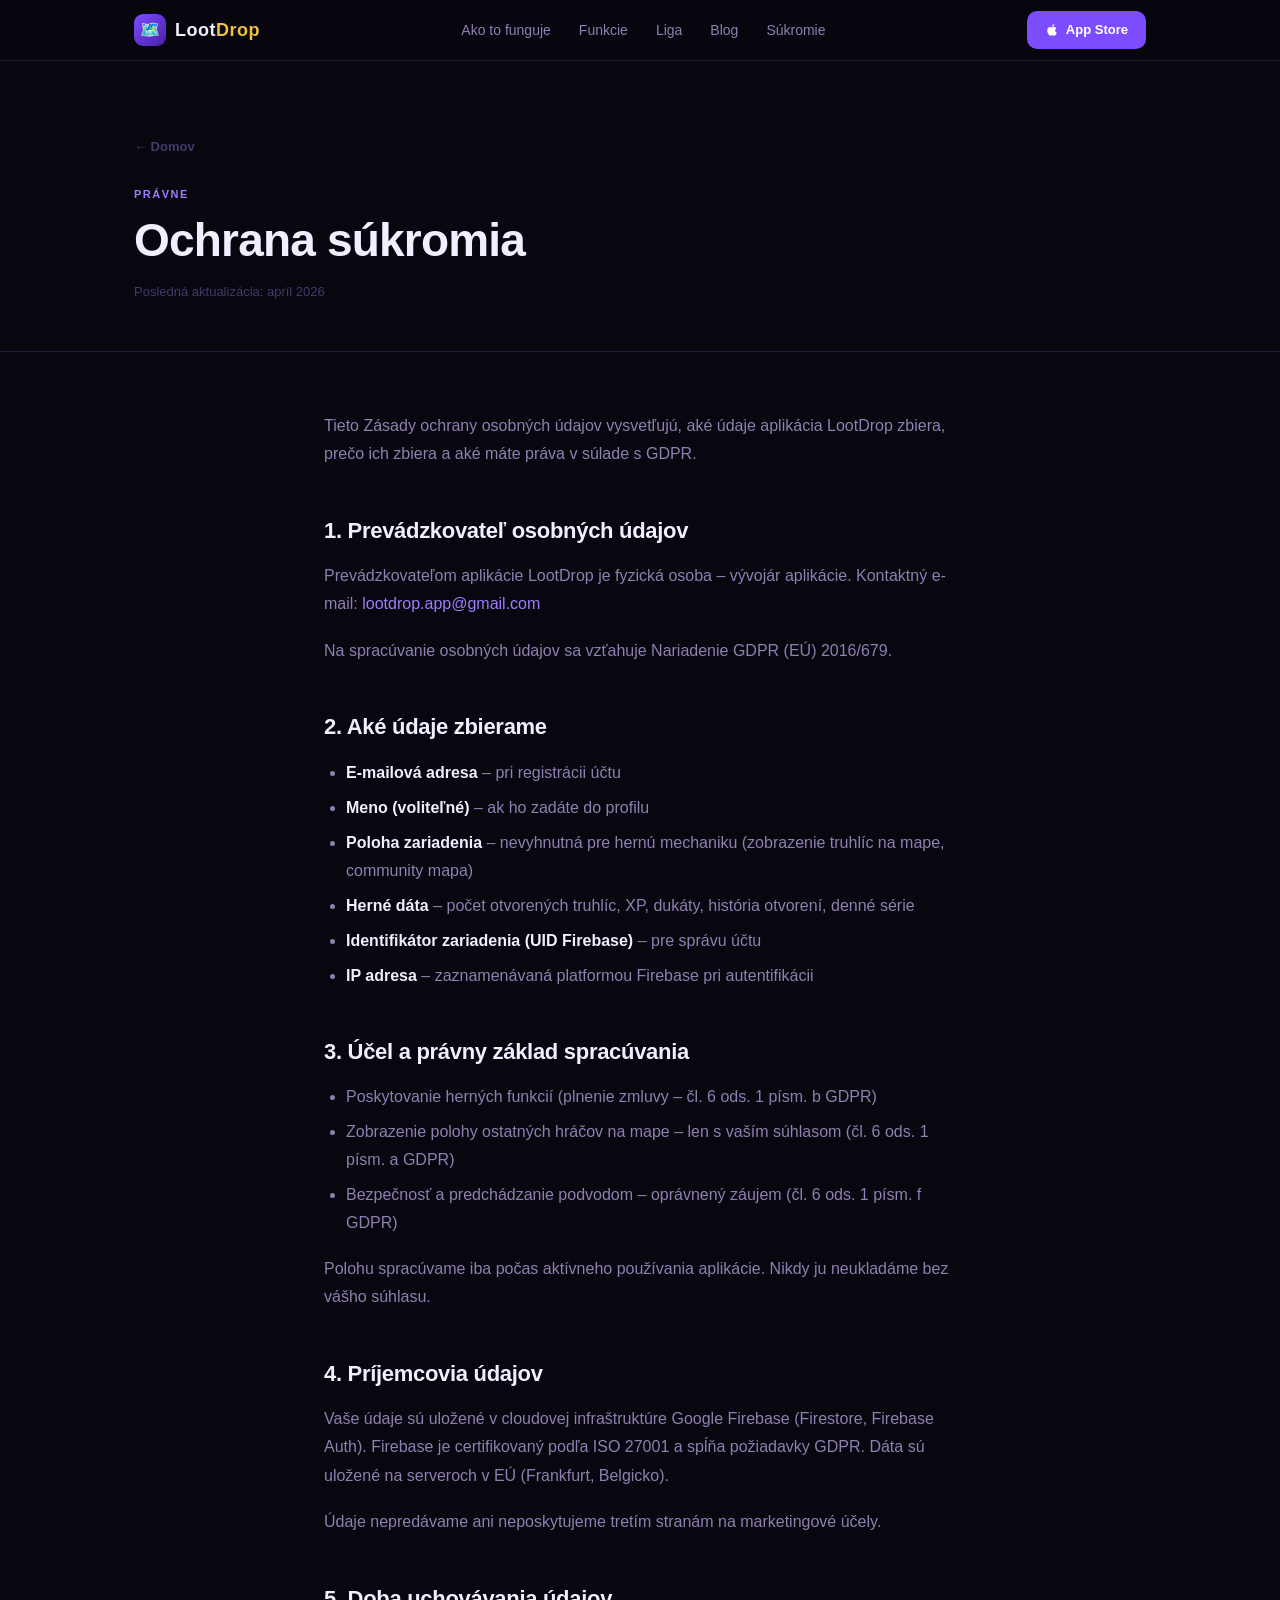
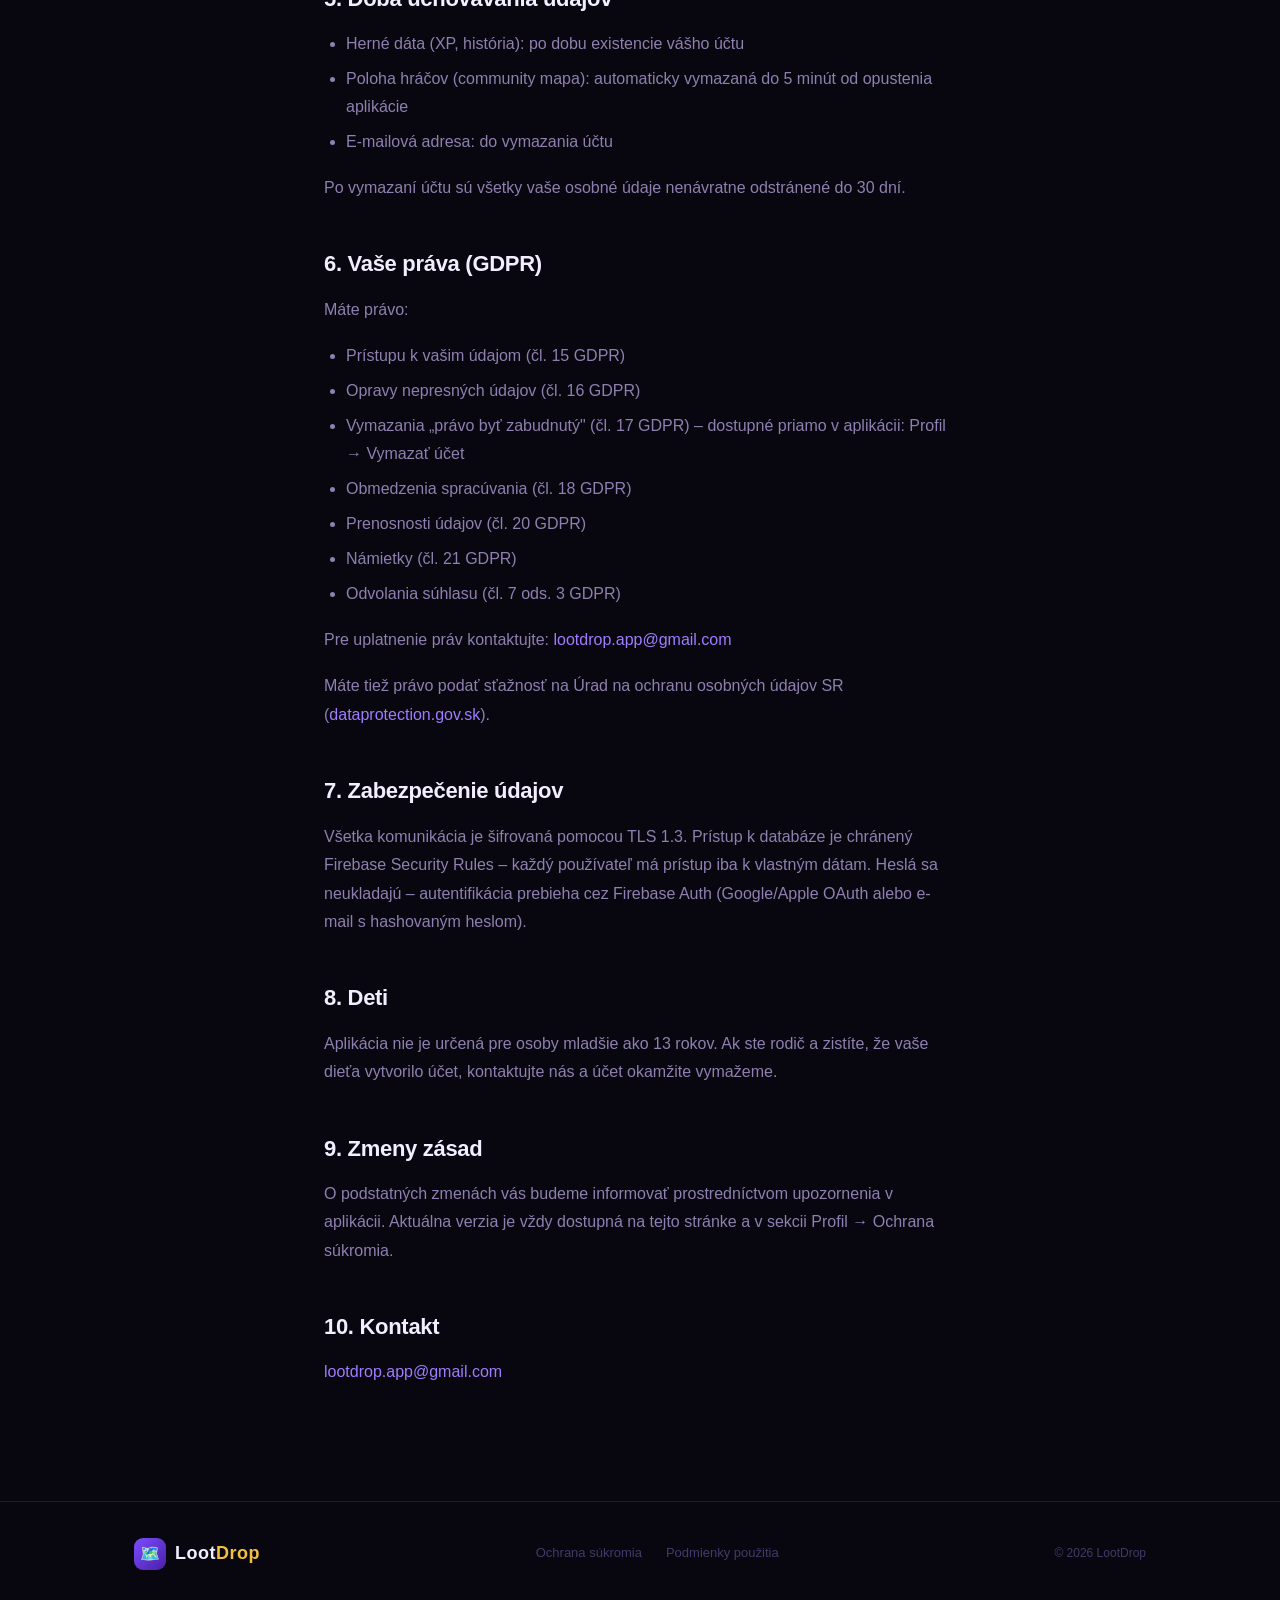
<file: privacy.html>
<!DOCTYPE html>
<html lang="sk">
<head>
  <meta charset="UTF-8" />
  <meta name="viewport" content="width=device-width, initial-scale=1.0" />
  <title>Ochrana súkromia — LootDrop</title>
  <meta name="description" content="Zásady ochrany osobných údajov aplikácie LootDrop v súlade s GDPR." />
  <link rel="stylesheet" href="style.css" />
</head>
<body>

<nav>
  <div class="wrap nav-inner">
    <a href="index.html" class="logo">
      <div class="logo-icon">🗺️</div>
      <span class="logo-text">Loot<em>Drop</em></span>
    </a>
    <div class="nav-links">
      <a href="index.html#ako">Ako to funguje</a>
      <a href="index.html#funkcie">Funkcie</a>
      <a href="leaderboard.html">Liga</a>
      <a href="index.html#blog">Blog</a>
      <a href="privacy.html">Súkromie</a>
    </div>
    <a href="index.html#download" class="nav-cta">
      <svg width="14" height="14" viewBox="0 0 24 24" fill="currentColor"><path d="M18.71 19.5c-.83 1.24-1.71 2.45-3.05 2.47-1.34.03-1.77-.79-3.29-.79-1.53 0-2 .77-3.27.82-1.31.05-2.3-1.32-3.14-2.53C4.25 17 2.94 12.45 4.7 9.39c.87-1.52 2.43-2.48 4.12-2.51 1.28-.02 2.5.87 3.29.87.78 0 2.26-1.07 3.8-.91.65.03 2.47.26 3.64 1.98-.09.06-2.17 1.28-2.15 3.81.03 3.02 2.65 4.03 2.68 4.04-.03.07-.42 1.44-1.38 2.83M13 3.5c.73-.83 1.94-1.46 2.94-1.5.13 1.17-.34 2.35-1.04 3.19-.69.85-1.83 1.51-2.95 1.42-.15-1.15.41-2.35 1.05-3.11z"/></svg>
      App Store
    </a>
  </div>
</nav>

<div class="article-header">
  <div class="wrap">
    <a href="index.html" class="back-link">← Domov</a>
    <div class="article-tag-label">Právne</div>
    <h1>Ochrana súkromia</h1>
    <p class="article-meta">Posledná aktualizácia: apríl 2026</p>
  </div>
</div>

<article class="article-content">

  <p>Tieto Zásady ochrany osobných údajov vysvetľujú, aké údaje aplikácia LootDrop zbiera, prečo ich zbiera a aké máte práva v súlade s GDPR.</p>

  <h2>1. Prevádzkovateľ osobných údajov</h2>
  <p>Prevádzkovateľom aplikácie LootDrop je fyzická osoba – vývojár aplikácie. Kontaktný e-mail: <a href="mailto:lootdrop.app@gmail.com" style="color:var(--purple-light)">lootdrop.app@gmail.com</a></p>
  <p>Na spracúvanie osobných údajov sa vzťahuje Nariadenie GDPR (EÚ) 2016/679.</p>

  <h2>2. Aké údaje zbierame</h2>
  <ul>
    <li><strong>E-mailová adresa</strong> – pri registrácii účtu</li>
    <li><strong>Meno (voliteľné)</strong> – ak ho zadáte do profilu</li>
    <li><strong>Poloha zariadenia</strong> – nevyhnutná pre hernú mechaniku (zobrazenie truhlíc na mape, community mapa)</li>
    <li><strong>Herné dáta</strong> – počet otvorených truhlíc, XP, dukáty, história otvorení, denné série</li>
    <li><strong>Identifikátor zariadenia (UID Firebase)</strong> – pre správu účtu</li>
    <li><strong>IP adresa</strong> – zaznamenávaná platformou Firebase pri autentifikácii</li>
  </ul>

  <h2>3. Účel a právny základ spracúvania</h2>
  <ul>
    <li>Poskytovanie herných funkcií (plnenie zmluvy – čl. 6 ods. 1 písm. b GDPR)</li>
    <li>Zobrazenie polohy ostatných hráčov na mape – len s vaším súhlasom (čl. 6 ods. 1 písm. a GDPR)</li>
    <li>Bezpečnosť a predchádzanie podvodom – oprávnený záujem (čl. 6 ods. 1 písm. f GDPR)</li>
  </ul>
  <p>Polohu spracúvame iba počas aktívneho používania aplikácie. Nikdy ju neukladáme bez vášho súhlasu.</p>

  <h2>4. Príjemcovia údajov</h2>
  <p>Vaše údaje sú uložené v cloudovej infraštruktúre Google Firebase (Firestore, Firebase Auth). Firebase je certifikovaný podľa ISO 27001 a spĺňa požiadavky GDPR. Dáta sú uložené na serveroch v EÚ (Frankfurt, Belgicko).</p>
  <p>Údaje nepredávame ani neposkytujeme tretím stranám na marketingové účely.</p>

  <h2>5. Doba uchovávania údajov</h2>
  <ul>
    <li>Herné dáta (XP, história): po dobu existencie vášho účtu</li>
    <li>Poloha hráčov (community mapa): automaticky vymazaná do 5 minút od opustenia aplikácie</li>
    <li>E-mailová adresa: do vymazania účtu</li>
  </ul>
  <p>Po vymazaní účtu sú všetky vaše osobné údaje nenávratne odstránené do 30 dní.</p>

  <h2>6. Vaše práva (GDPR)</h2>
  <p>Máte právo:</p>
  <ul>
    <li>Prístupu k vašim údajom (čl. 15 GDPR)</li>
    <li>Opravy nepresných údajov (čl. 16 GDPR)</li>
    <li>Vymazania „právo byť zabudnutý" (čl. 17 GDPR) – dostupné priamo v aplikácii: Profil → Vymazať účet</li>
    <li>Obmedzenia spracúvania (čl. 18 GDPR)</li>
    <li>Prenosnosti údajov (čl. 20 GDPR)</li>
    <li>Námietky (čl. 21 GDPR)</li>
    <li>Odvolania súhlasu (čl. 7 ods. 3 GDPR)</li>
  </ul>
  <p>Pre uplatnenie práv kontaktujte: <a href="mailto:lootdrop.app@gmail.com" style="color:var(--purple-light)">lootdrop.app@gmail.com</a></p>
  <p>Máte tiež právo podať sťažnosť na Úrad na ochranu osobných údajov SR (<a href="https://dataprotection.gov.sk" style="color:var(--purple-light)" target="_blank">dataprotection.gov.sk</a>).</p>

  <h2>7. Zabezpečenie údajov</h2>
  <p>Všetka komunikácia je šifrovaná pomocou TLS 1.3. Prístup k databáze je chránený Firebase Security Rules – každý používateľ má prístup iba k vlastným dátam. Heslá sa neukladajú – autentifikácia prebieha cez Firebase Auth (Google/Apple OAuth alebo e-mail s hashovaným heslom).</p>

  <h2>8. Deti</h2>
  <p>Aplikácia nie je určená pre osoby mladšie ako 13 rokov. Ak ste rodič a zistíte, že vaše dieťa vytvorilo účet, kontaktujte nás a účet okamžite vymažeme.</p>

  <h2>9. Zmeny zásad</h2>
  <p>O podstatných zmenách vás budeme informovať prostredníctvom upozornenia v aplikácii. Aktuálna verzia je vždy dostupná na tejto stránke a v sekcii Profil → Ochrana súkromia.</p>

  <h2>10. Kontakt</h2>
  <p><a href="mailto:lootdrop.app@gmail.com" style="color:var(--purple-light)">lootdrop.app@gmail.com</a></p>

</article>

<footer>
  <div class="wrap footer-inner">
    <a href="index.html" class="logo">
      <div class="logo-icon">🗺️</div>
      <span class="logo-text">Loot<em>Drop</em></span>
    </a>
    <div class="footer-links">
      <a href="privacy.html">Ochrana súkromia</a>
      <a href="terms.html">Podmienky použitia</a>
    </div>
    <div class="footer-copy">© 2026 LootDrop</div>
  </div>
</footer>

</body>
</html>
</file>
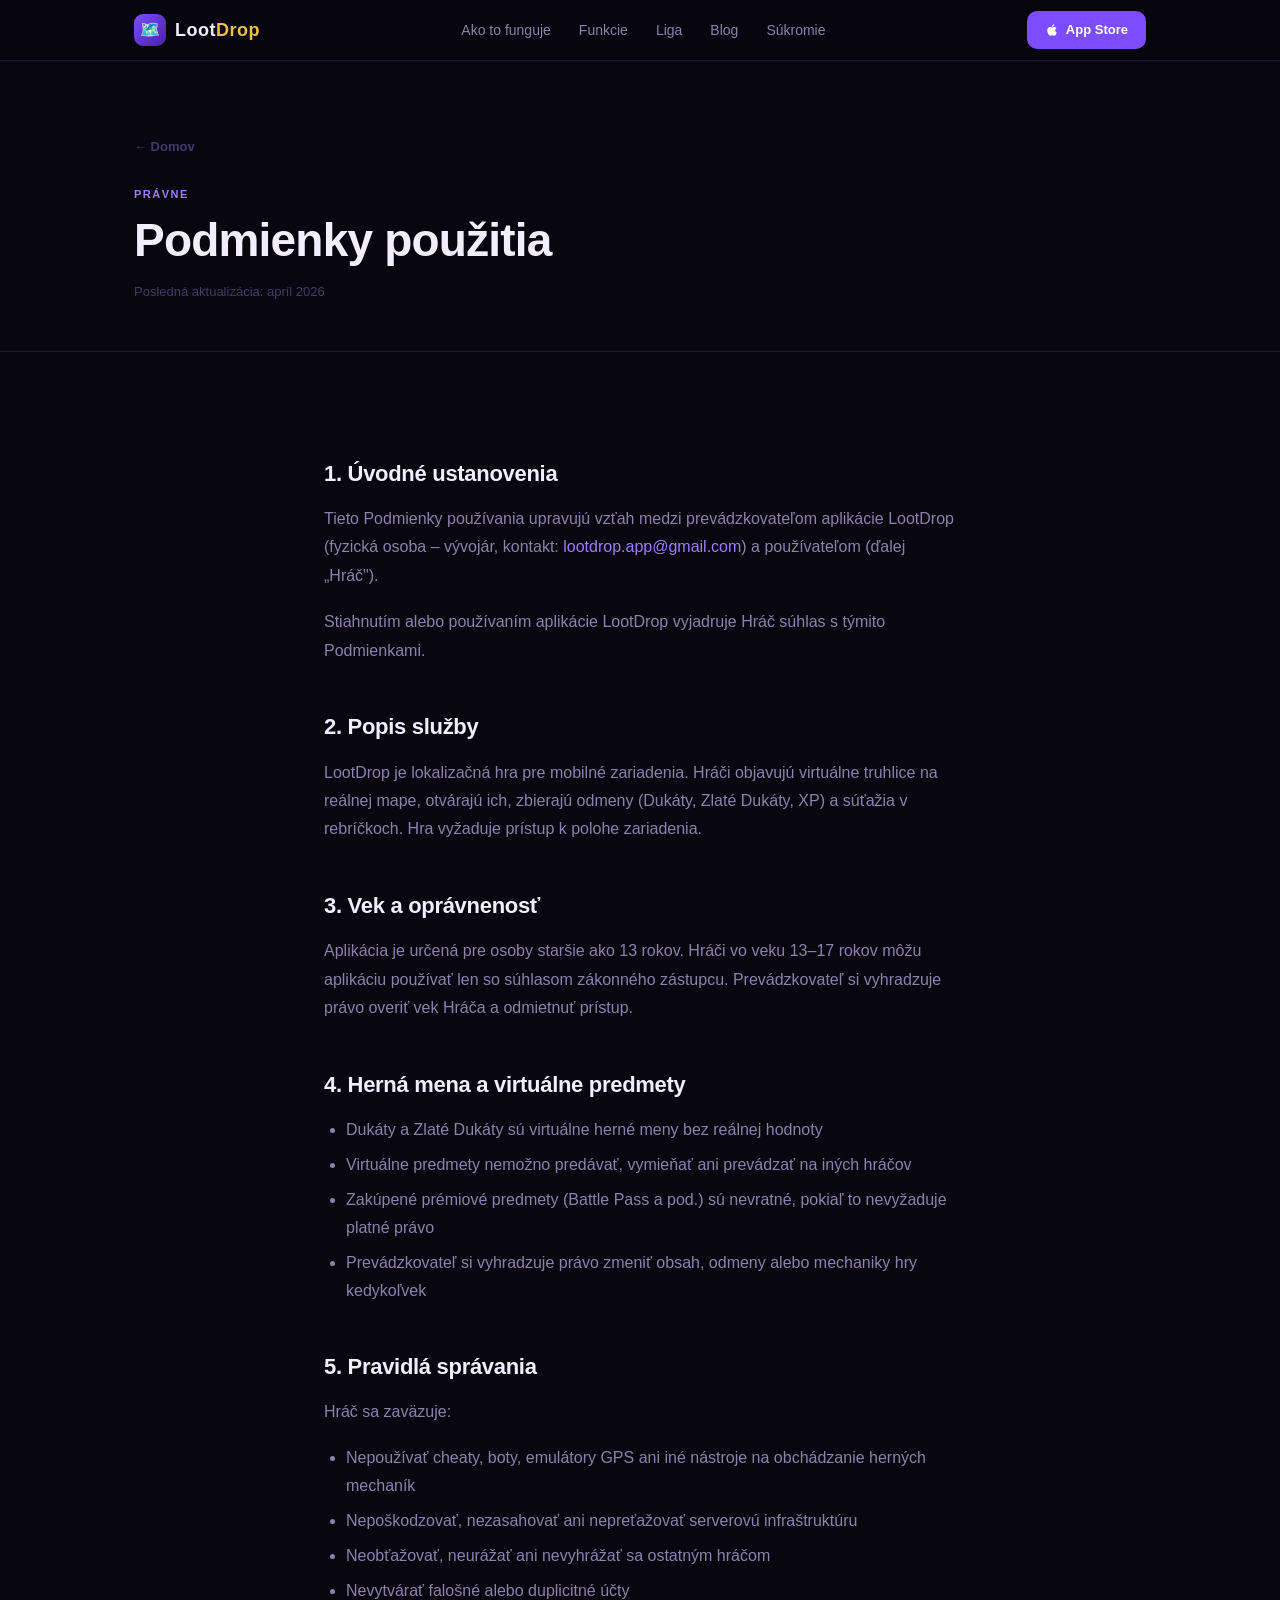
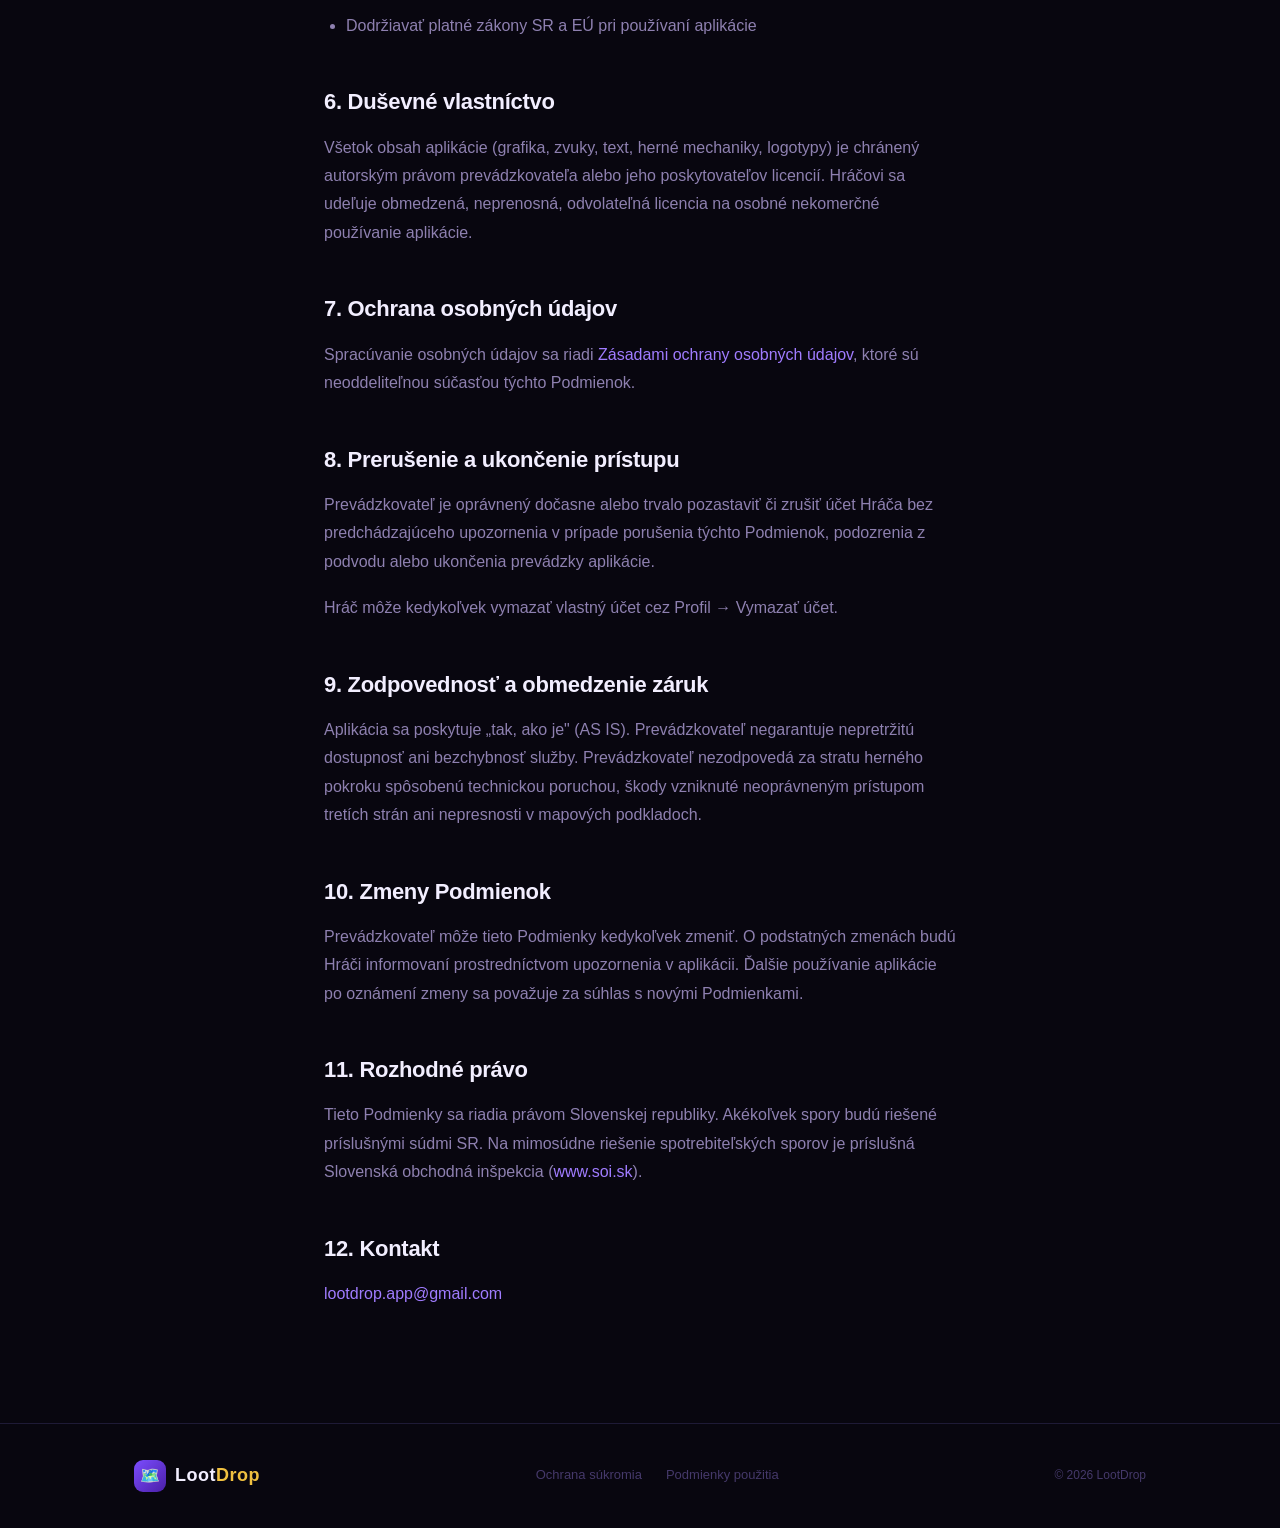
<file: terms.html>
<!DOCTYPE html>
<html lang="sk">
<head>
  <meta charset="UTF-8" />
  <meta name="viewport" content="width=device-width, initial-scale=1.0" />
  <title>Podmienky použitia — LootDrop</title>
  <meta name="description" content="Podmienky používania aplikácie LootDrop." />
  <link rel="stylesheet" href="style.css" />
</head>
<body>

<nav>
  <div class="wrap nav-inner">
    <a href="index.html" class="logo">
      <div class="logo-icon">🗺️</div>
      <span class="logo-text">Loot<em>Drop</em></span>
    </a>
    <div class="nav-links">
      <a href="index.html#ako">Ako to funguje</a>
      <a href="index.html#funkcie">Funkcie</a>
      <a href="leaderboard.html">Liga</a>
      <a href="index.html#blog">Blog</a>
      <a href="privacy.html">Súkromie</a>
    </div>
    <a href="index.html#download" class="nav-cta">
      <svg width="14" height="14" viewBox="0 0 24 24" fill="currentColor"><path d="M18.71 19.5c-.83 1.24-1.71 2.45-3.05 2.47-1.34.03-1.77-.79-3.29-.79-1.53 0-2 .77-3.27.82-1.31.05-2.3-1.32-3.14-2.53C4.25 17 2.94 12.45 4.7 9.39c.87-1.52 2.43-2.48 4.12-2.51 1.28-.02 2.5.87 3.29.87.78 0 2.26-1.07 3.8-.91.65.03 2.47.26 3.64 1.98-.09.06-2.17 1.28-2.15 3.81.03 3.02 2.65 4.03 2.68 4.04-.03.07-.42 1.44-1.38 2.83M13 3.5c.73-.83 1.94-1.46 2.94-1.5.13 1.17-.34 2.35-1.04 3.19-.69.85-1.83 1.51-2.95 1.42-.15-1.15.41-2.35 1.05-3.11z"/></svg>
      App Store
    </a>
  </div>
</nav>

<div class="article-header">
  <div class="wrap">
    <a href="index.html" class="back-link">← Domov</a>
    <div class="article-tag-label">Právne</div>
    <h1>Podmienky použitia</h1>
    <p class="article-meta">Posledná aktualizácia: apríl 2026</p>
  </div>
</div>

<article class="article-content">

  <h2>1. Úvodné ustanovenia</h2>
  <p>Tieto Podmienky používania upravujú vzťah medzi prevádzkovateľom aplikácie LootDrop (fyzická osoba – vývojár, kontakt: <a href="mailto:lootdrop.app@gmail.com" style="color:var(--purple-light)">lootdrop.app@gmail.com</a>) a používateľom (ďalej „Hráč").</p>
  <p>Stiahnutím alebo používaním aplikácie LootDrop vyjadruje Hráč súhlas s týmito Podmienkami.</p>

  <h2>2. Popis služby</h2>
  <p>LootDrop je lokalizačná hra pre mobilné zariadenia. Hráči objavujú virtuálne truhlice na reálnej mape, otvárajú ich, zbierajú odmeny (Dukáty, Zlaté Dukáty, XP) a súťažia v rebríčkoch. Hra vyžaduje prístup k polohe zariadenia.</p>

  <h2>3. Vek a oprávnenosť</h2>
  <p>Aplikácia je určená pre osoby staršie ako 13 rokov. Hráči vo veku 13–17 rokov môžu aplikáciu používať len so súhlasom zákonného zástupcu. Prevádzkovateľ si vyhradzuje právo overiť vek Hráča a odmietnuť prístup.</p>

  <h2>4. Herná mena a virtuálne predmety</h2>
  <ul>
    <li>Dukáty a Zlaté Dukáty sú virtuálne herné meny bez reálnej hodnoty</li>
    <li>Virtuálne predmety nemožno predávať, vymieňať ani prevádzať na iných hráčov</li>
    <li>Zakúpené prémiové predmety (Battle Pass a pod.) sú nevratné, pokiaľ to nevyžaduje platné právo</li>
    <li>Prevádzkovateľ si vyhradzuje právo zmeniť obsah, odmeny alebo mechaniky hry kedykoľvek</li>
  </ul>

  <h2>5. Pravidlá správania</h2>
  <p>Hráč sa zaväzuje:</p>
  <ul>
    <li>Nepoužívať cheaty, boty, emulátory GPS ani iné nástroje na obchádzanie herných mechaník</li>
    <li>Nepoškodzovať, nezasahovať ani nepreťažovať serverovú infraštruktúru</li>
    <li>Neobťažovať, neurážať ani nevyhrážať sa ostatným hráčom</li>
    <li>Nevytvárať falošné alebo duplicitné účty</li>
    <li>Dodržiavať platné zákony SR a EÚ pri používaní aplikácie</li>
  </ul>

  <h2>6. Duševné vlastníctvo</h2>
  <p>Všetok obsah aplikácie (grafika, zvuky, text, herné mechaniky, logotypy) je chránený autorským právom prevádzkovateľa alebo jeho poskytovateľov licencií. Hráčovi sa udeľuje obmedzená, neprenosná, odvolateľná licencia na osobné nekomerčné používanie aplikácie.</p>

  <h2>7. Ochrana osobných údajov</h2>
  <p>Spracúvanie osobných údajov sa riadi <a href="privacy.html" style="color:var(--purple-light)">Zásadami ochrany osobných údajov</a>, ktoré sú neoddeliteľnou súčasťou týchto Podmienok.</p>

  <h2>8. Prerušenie a ukončenie prístupu</h2>
  <p>Prevádzkovateľ je oprávnený dočasne alebo trvalo pozastaviť či zrušiť účet Hráča bez predchádzajúceho upozornenia v prípade porušenia týchto Podmienok, podozrenia z podvodu alebo ukončenia prevádzky aplikácie.</p>
  <p>Hráč môže kedykoľvek vymazať vlastný účet cez Profil → Vymazať účet.</p>

  <h2>9. Zodpovednosť a obmedzenie záruk</h2>
  <p>Aplikácia sa poskytuje „tak, ako je" (AS IS). Prevádzkovateľ negarantuje nepretržitú dostupnosť ani bezchybnosť služby. Prevádzkovateľ nezodpovedá za stratu herného pokroku spôsobenú technickou poruchou, škody vzniknuté neoprávneným prístupom tretích strán ani nepresnosti v mapových podkladoch.</p>

  <h2>10. Zmeny Podmienok</h2>
  <p>Prevádzkovateľ môže tieto Podmienky kedykoľvek zmeniť. O podstatných zmenách budú Hráči informovaní prostredníctvom upozornenia v aplikácii. Ďalšie používanie aplikácie po oznámení zmeny sa považuje za súhlas s novými Podmienkami.</p>

  <h2>11. Rozhodné právo</h2>
  <p>Tieto Podmienky sa riadia právom Slovenskej republiky. Akékoľvek spory budú riešené príslušnými súdmi SR. Na mimosúdne riešenie spotrebiteľských sporov je príslušná Slovenská obchodná inšpekcia (<a href="https://www.soi.sk" style="color:var(--purple-light)" target="_blank">www.soi.sk</a>).</p>

  <h2>12. Kontakt</h2>
  <p><a href="mailto:lootdrop.app@gmail.com" style="color:var(--purple-light)">lootdrop.app@gmail.com</a></p>

</article>

<footer>
  <div class="wrap footer-inner">
    <a href="index.html" class="logo">
      <div class="logo-icon">🗺️</div>
      <span class="logo-text">Loot<em>Drop</em></span>
    </a>
    <div class="footer-links">
      <a href="privacy.html">Ochrana súkromia</a>
      <a href="terms.html">Podmienky použitia</a>
    </div>
    <div class="footer-copy">© 2026 LootDrop</div>
  </div>
</footer>

</body>
</html>
</file>
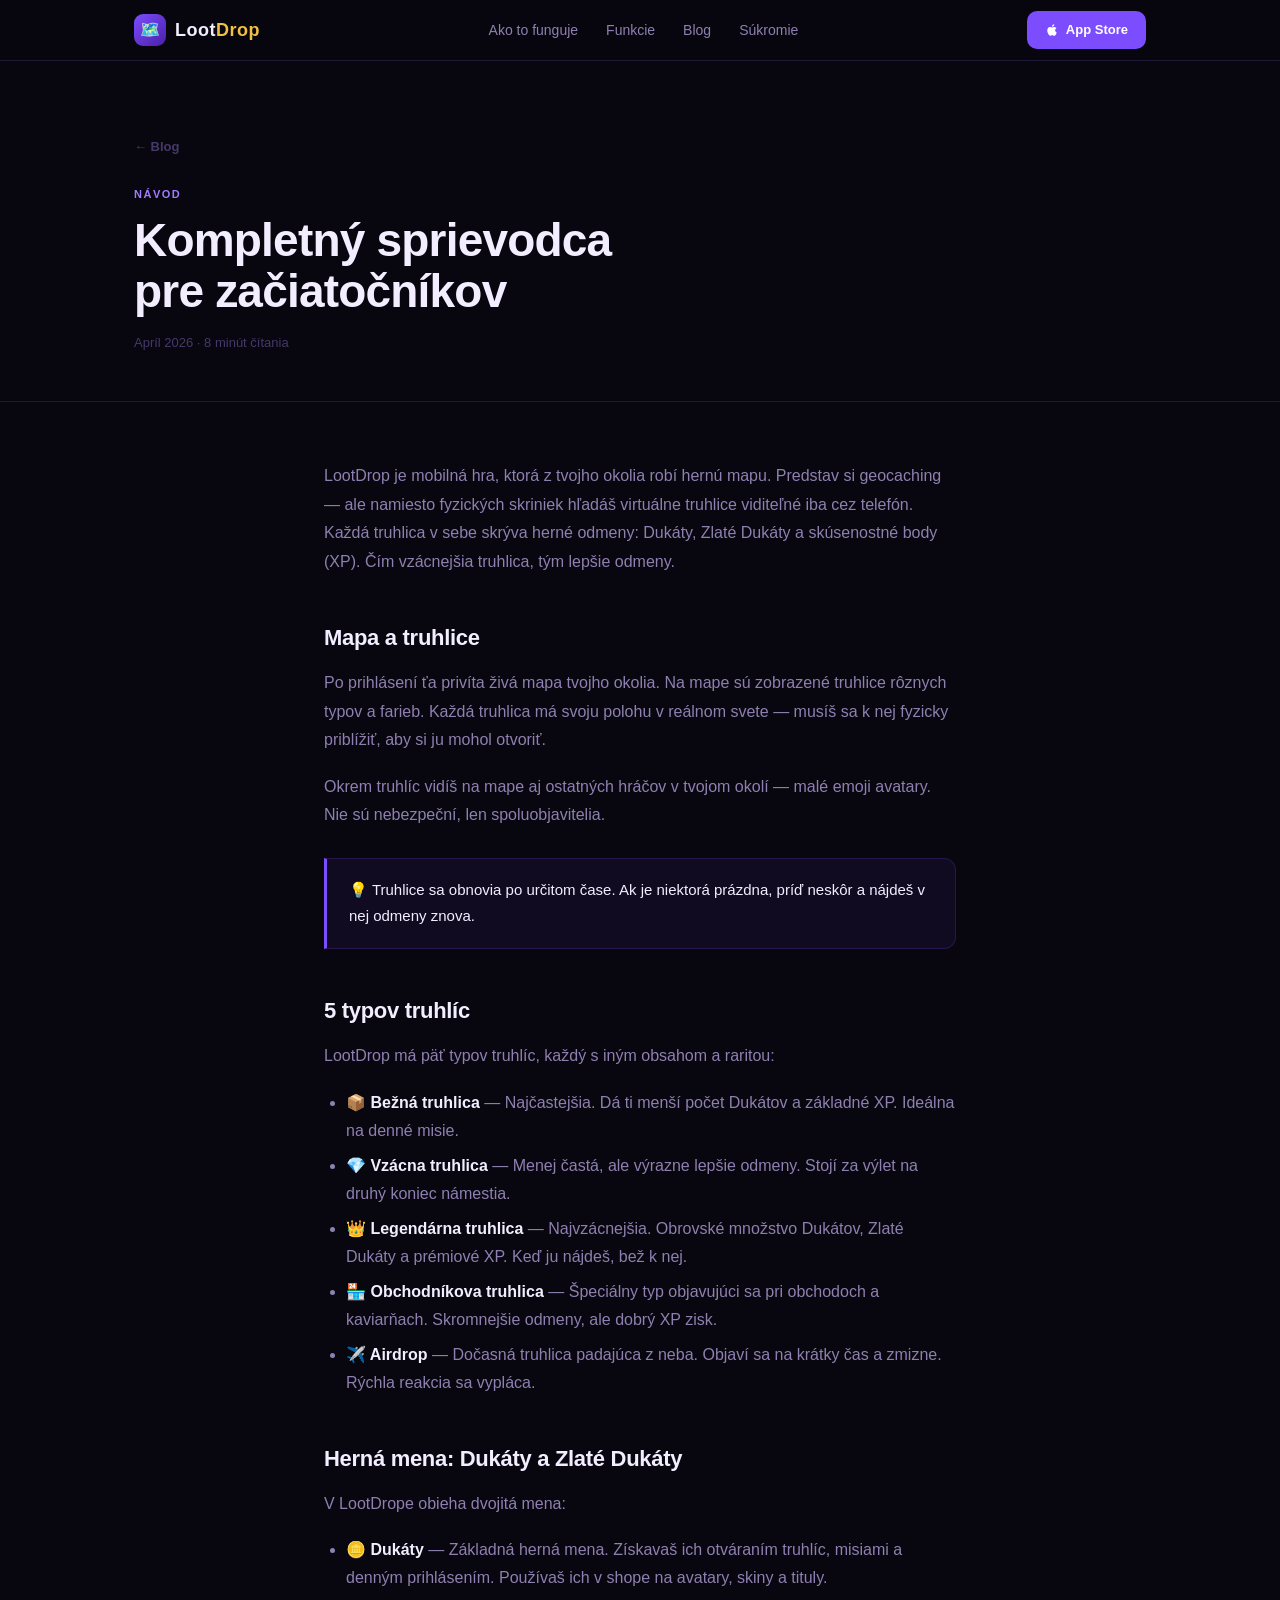
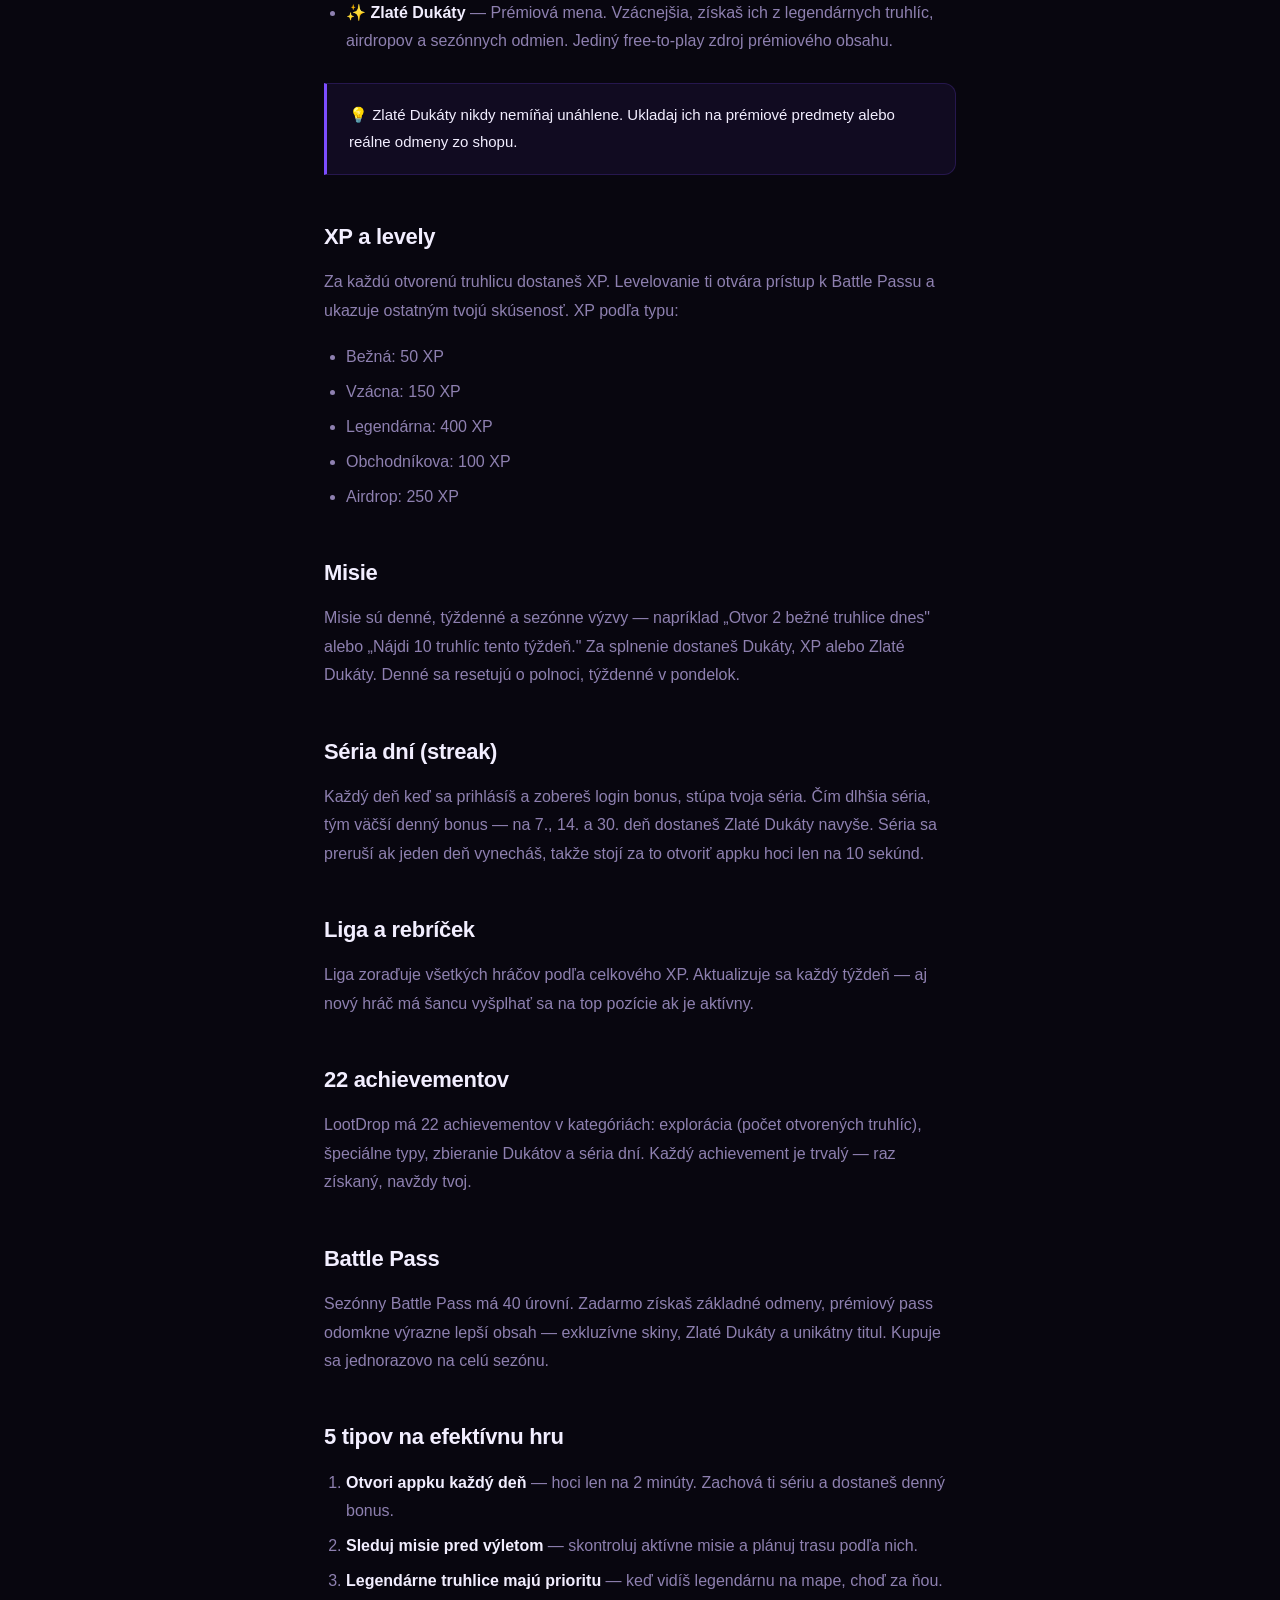
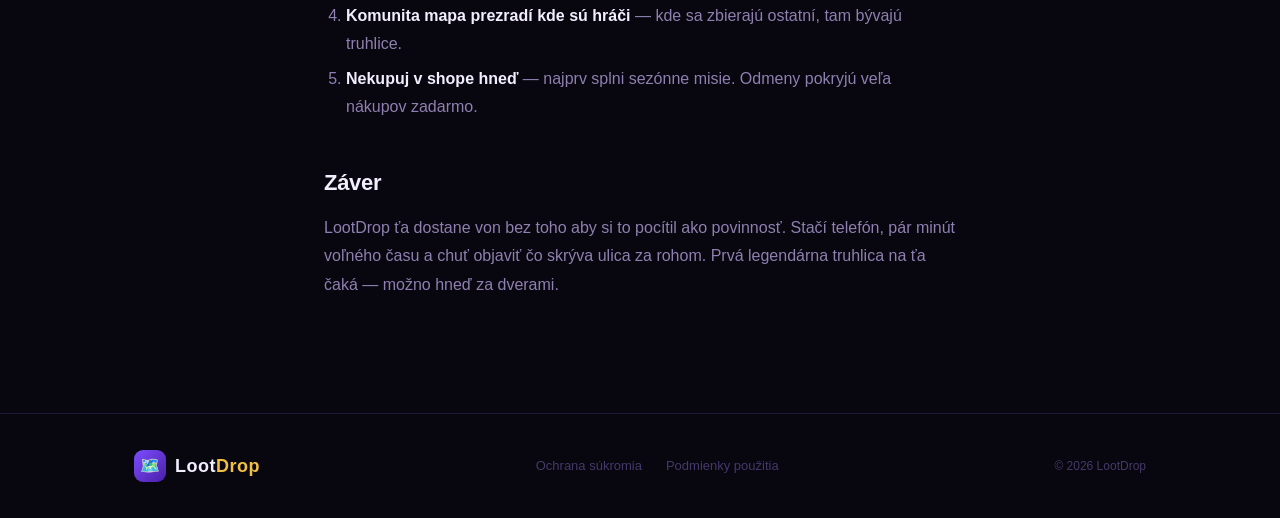
<file: blog/ako-sa-hra-lootdrop.html>
<!DOCTYPE html>
<html lang="sk">
<head>
  <meta charset="UTF-8" />
  <meta name="viewport" content="width=device-width, initial-scale=1.0" />
  <title>Kompletný sprievodca pre začiatočníkov — LootDrop</title>
  <meta name="description" content="Všetko čo potrebuješ vedieť o hre LootDrop — typy truhlíc, herná mena, misie, liga, achievementy a tipy ako postupovať rýchlejšie." />
  <link rel="stylesheet" href="../style.css" />
</head>
<body>

<nav>
  <div class="wrap nav-inner">
    <a href="../index.html" class="logo">
      <div class="logo-icon">🗺️</div>
      <span class="logo-text">Loot<em>Drop</em></span>
    </a>
    <div class="nav-links">
      <a href="../index.html#ako">Ako to funguje</a>
      <a href="../index.html#funkcie">Funkcie</a>
      <a href="../index.html#blog">Blog</a>
      <a href="../privacy.html">Súkromie</a>
    </div>
    <a href="../index.html#download" class="nav-cta">
      <svg width="14" height="14" viewBox="0 0 24 24" fill="currentColor"><path d="M18.71 19.5c-.83 1.24-1.71 2.45-3.05 2.47-1.34.03-1.77-.79-3.29-.79-1.53 0-2 .77-3.27.82-1.31.05-2.3-1.32-3.14-2.53C4.25 17 2.94 12.45 4.7 9.39c.87-1.52 2.43-2.48 4.12-2.51 1.28-.02 2.5.87 3.29.87.78 0 2.26-1.07 3.8-.91.65.03 2.47.26 3.64 1.98-.09.06-2.17 1.28-2.15 3.81.03 3.02 2.65 4.03 2.68 4.04-.03.07-.42 1.44-1.38 2.83M13 3.5c.73-.83 1.94-1.46 2.94-1.5.13 1.17-.34 2.35-1.04 3.19-.69.85-1.83 1.51-2.95 1.42-.15-1.15.41-2.35 1.05-3.11z"/></svg>
      App Store
    </a>
  </div>
</nav>

<div class="article-header">
  <div class="wrap">
    <a href="../index.html#blog" class="back-link">← Blog</a>
    <div class="article-tag-label">Návod</div>
    <h1>Kompletný sprievodca<br>pre začiatočníkov</h1>
    <p class="article-meta">Apríl 2026 · 8 minút čítania</p>
  </div>
</div>

<article class="article-content">

  <p>LootDrop je mobilná hra, ktorá z tvojho okolia robí hernú mapu. Predstav si geocaching — ale namiesto fyzických skriniek hľadáš virtuálne truhlice viditeľné iba cez telefón. Každá truhlica v sebe skrýva herné odmeny: Dukáty, Zlaté Dukáty a skúsenostné body (XP). Čím vzácnejšia truhlica, tým lepšie odmeny.</p>

  <h2>Mapa a truhlice</h2>
  <p>Po prihlásení ťa privíta živá mapa tvojho okolia. Na mape sú zobrazené truhlice rôznych typov a farieb. Každá truhlica má svoju polohu v reálnom svete — musíš sa k nej fyzicky priblížiť, aby si ju mohol otvoriť.</p>
  <p>Okrem truhlíc vidíš na mape aj ostatných hráčov v tvojom okolí — malé emoji avatary. Nie sú nebezpeční, len spoluobjavitelia.</p>

  <div class="callout">
    <p>💡 Truhlice sa obnovia po určitom čase. Ak je niektorá prázdna, príď neskôr a nájdeš v nej odmeny znova.</p>
  </div>

  <h2>5 typov truhlíc</h2>
  <p>LootDrop má päť typov truhlíc, každý s iným obsahom a raritou:</p>
  <ul>
    <li><strong>📦 Bežná truhlica</strong> — Najčastejšia. Dá ti menší počet Dukátov a základné XP. Ideálna na denné misie.</li>
    <li><strong>💎 Vzácna truhlica</strong> — Menej častá, ale výrazne lepšie odmeny. Stojí za výlet na druhý koniec námestia.</li>
    <li><strong>👑 Legendárna truhlica</strong> — Najvzácnejšia. Obrovské množstvo Dukátov, Zlaté Dukáty a prémiové XP. Keď ju nájdeš, bež k nej.</li>
    <li><strong>🏪 Obchodníkova truhlica</strong> — Špeciálny typ objavujúci sa pri obchodoch a kaviarňach. Skromnejšie odmeny, ale dobrý XP zisk.</li>
    <li><strong>✈️ Airdrop</strong> — Dočasná truhlica padajúca z neba. Objaví sa na krátky čas a zmizne. Rýchla reakcia sa vypláca.</li>
  </ul>

  <h2>Herná mena: Dukáty a Zlaté Dukáty</h2>
  <p>V LootDrope obieha dvojitá mena:</p>
  <ul>
    <li><strong>🪙 Dukáty</strong> — Základná herná mena. Získavaš ich otváraním truhlíc, misiami a denným prihlásením. Používaš ich v shope na avatary, skiny a tituly.</li>
    <li><strong>✨ Zlaté Dukáty</strong> — Prémiová mena. Vzácnejšia, získaš ich z legendárnych truhlíc, airdropov a sezónnych odmien. Jediný free-to-play zdroj prémiového obsahu.</li>
  </ul>

  <div class="callout">
    <p>💡 Zlaté Dukáty nikdy nemíňaj unáhlene. Ukladaj ich na prémiové predmety alebo reálne odmeny zo shopu.</p>
  </div>

  <h2>XP a levely</h2>
  <p>Za každú otvorenú truhlicu dostaneš XP. Levelovanie ti otvára prístup k Battle Passu a ukazuje ostatným tvojú skúsenosť. XP podľa typu:</p>
  <ul>
    <li>Bežná: 50 XP</li>
    <li>Vzácna: 150 XP</li>
    <li>Legendárna: 400 XP</li>
    <li>Obchodníkova: 100 XP</li>
    <li>Airdrop: 250 XP</li>
  </ul>

  <h2>Misie</h2>
  <p>Misie sú denné, týždenné a sezónne výzvy — napríklad „Otvor 2 bežné truhlice dnes" alebo „Nájdi 10 truhlíc tento týždeň." Za splnenie dostaneš Dukáty, XP alebo Zlaté Dukáty. Denné sa resetujú o polnoci, týždenné v pondelok.</p>

  <h2>Séria dní (streak)</h2>
  <p>Každý deň keď sa prihlásíš a zobereš login bonus, stúpa tvoja séria. Čím dlhšia séria, tým väčší denný bonus — na 7., 14. a 30. deň dostaneš Zlaté Dukáty navyše. Séria sa preruší ak jeden deň vynecháš, takže stojí za to otvoriť appku hoci len na 10 sekúnd.</p>

  <h2>Liga a rebríček</h2>
  <p>Liga zoraďuje všetkých hráčov podľa celkového XP. Aktualizuje sa každý týždeň — aj nový hráč má šancu vyšplhať sa na top pozície ak je aktívny.</p>

  <h2>22 achievementov</h2>
  <p>LootDrop má 22 achievementov v kategóriách: explorácia (počet otvorených truhlíc), špeciálne typy, zbieranie Dukátov a séria dní. Každý achievement je trvalý — raz získaný, navždy tvoj.</p>

  <h2>Battle Pass</h2>
  <p>Sezónny Battle Pass má 40 úrovní. Zadarmo získaš základné odmeny, prémiový pass odomkne výrazne lepší obsah — exkluzívne skiny, Zlaté Dukáty a unikátny titul. Kupuje sa jednorazovo na celú sezónu.</p>

  <h2>5 tipov na efektívnu hru</h2>
  <ol>
    <li><strong>Otvori appku každý deň</strong> — hoci len na 2 minúty. Zachová ti sériu a dostaneš denný bonus.</li>
    <li><strong>Sleduj misie pred výletom</strong> — skontroluj aktívne misie a plánuj trasu podľa nich.</li>
    <li><strong>Legendárne truhlice majú prioritu</strong> — keď vidíš legendárnu na mape, choď za ňou.</li>
    <li><strong>Komunita mapa prezradí kde sú hráči</strong> — kde sa zbierajú ostatní, tam bývajú truhlice.</li>
    <li><strong>Nekupuj v shope hneď</strong> — najprv splni sezónne misie. Odmeny pokryjú veľa nákupov zadarmo.</li>
  </ol>

  <h2>Záver</h2>
  <p>LootDrop ťa dostane von bez toho aby si to pocítil ako povinnosť. Stačí telefón, pár minút voľného času a chuť objaviť čo skrýva ulica za rohom. Prvá legendárna truhlica na ťa čaká — možno hneď za dverami.</p>

</article>

<footer>
  <div class="wrap footer-inner">
    <a href="../index.html" class="logo">
      <div class="logo-icon">🗺️</div>
      <span class="logo-text">Loot<em>Drop</em></span>
    </a>
    <div class="footer-links">
      <a href="../privacy.html">Ochrana súkromia</a>
      <a href="../terms.html">Podmienky použitia</a>
    </div>
    <div class="footer-copy">© 2026 LootDrop</div>
  </div>
</footer>

</body>
</html>
</file>
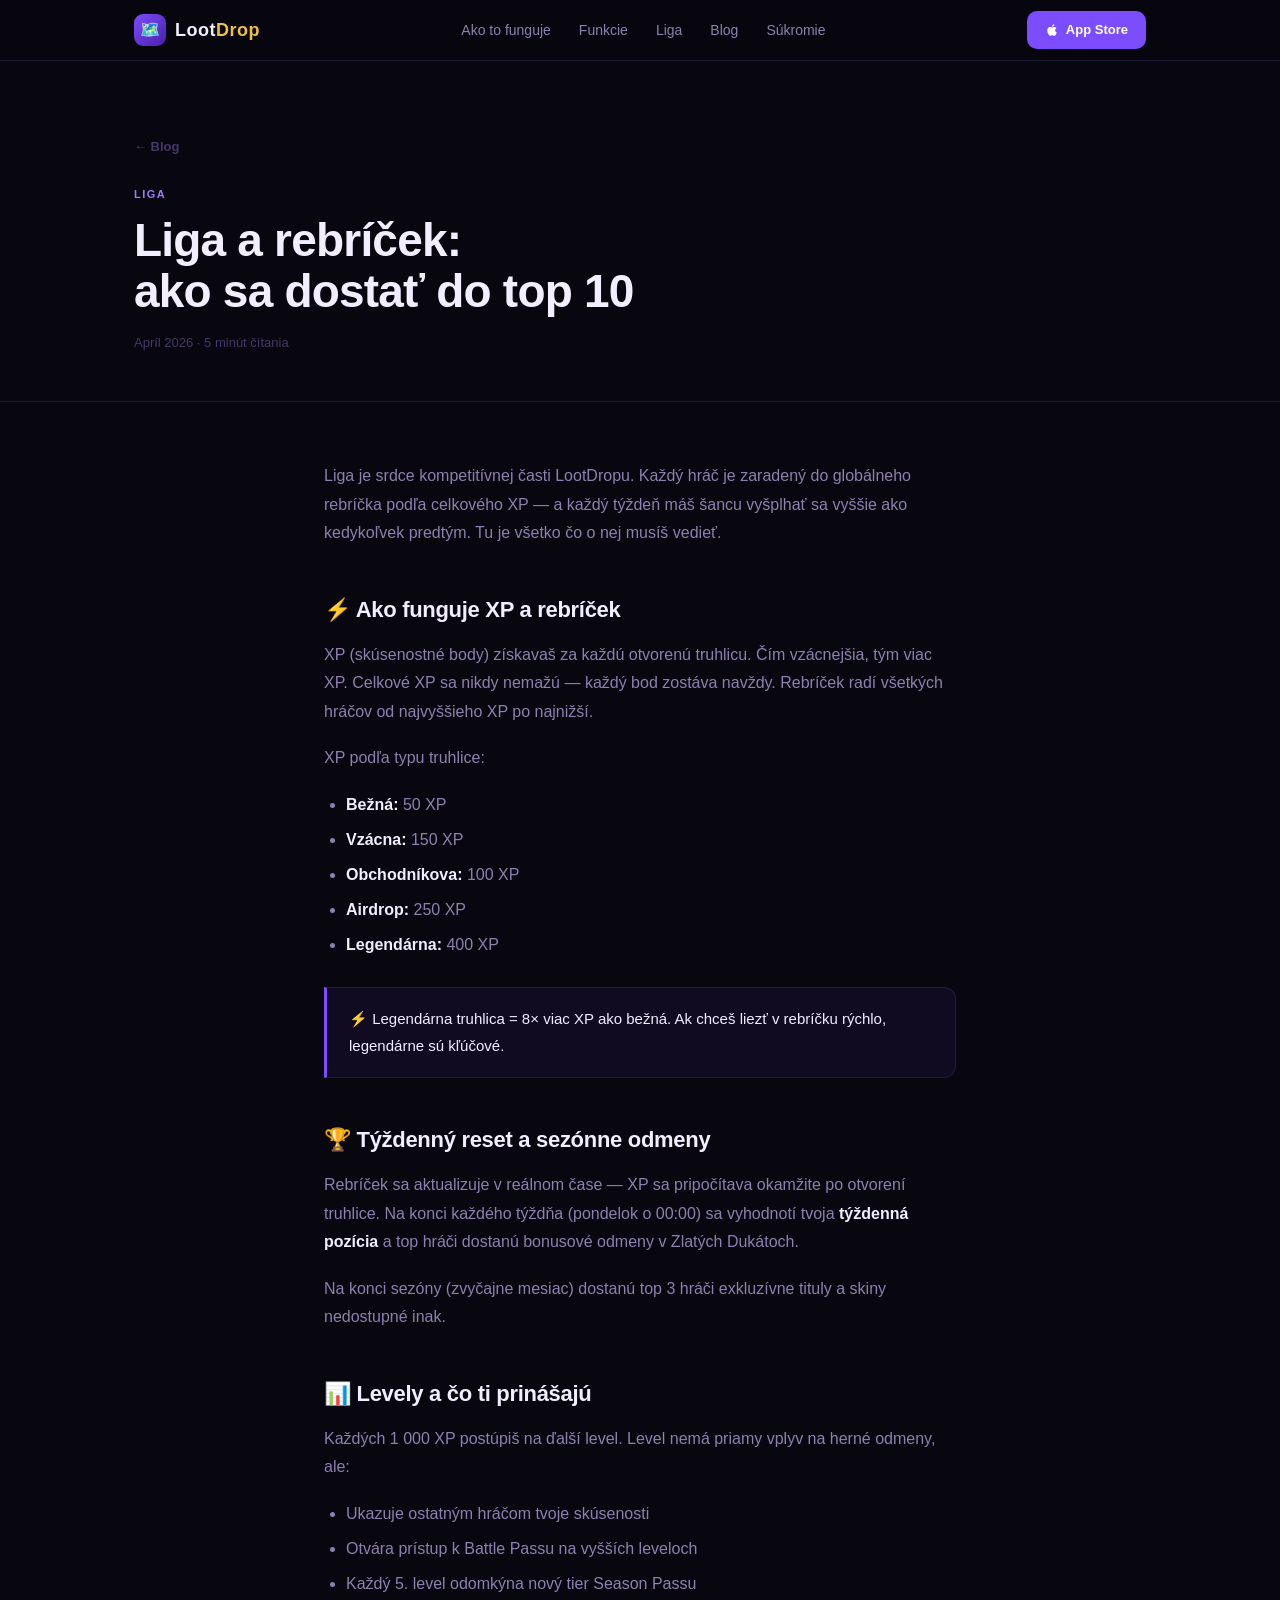
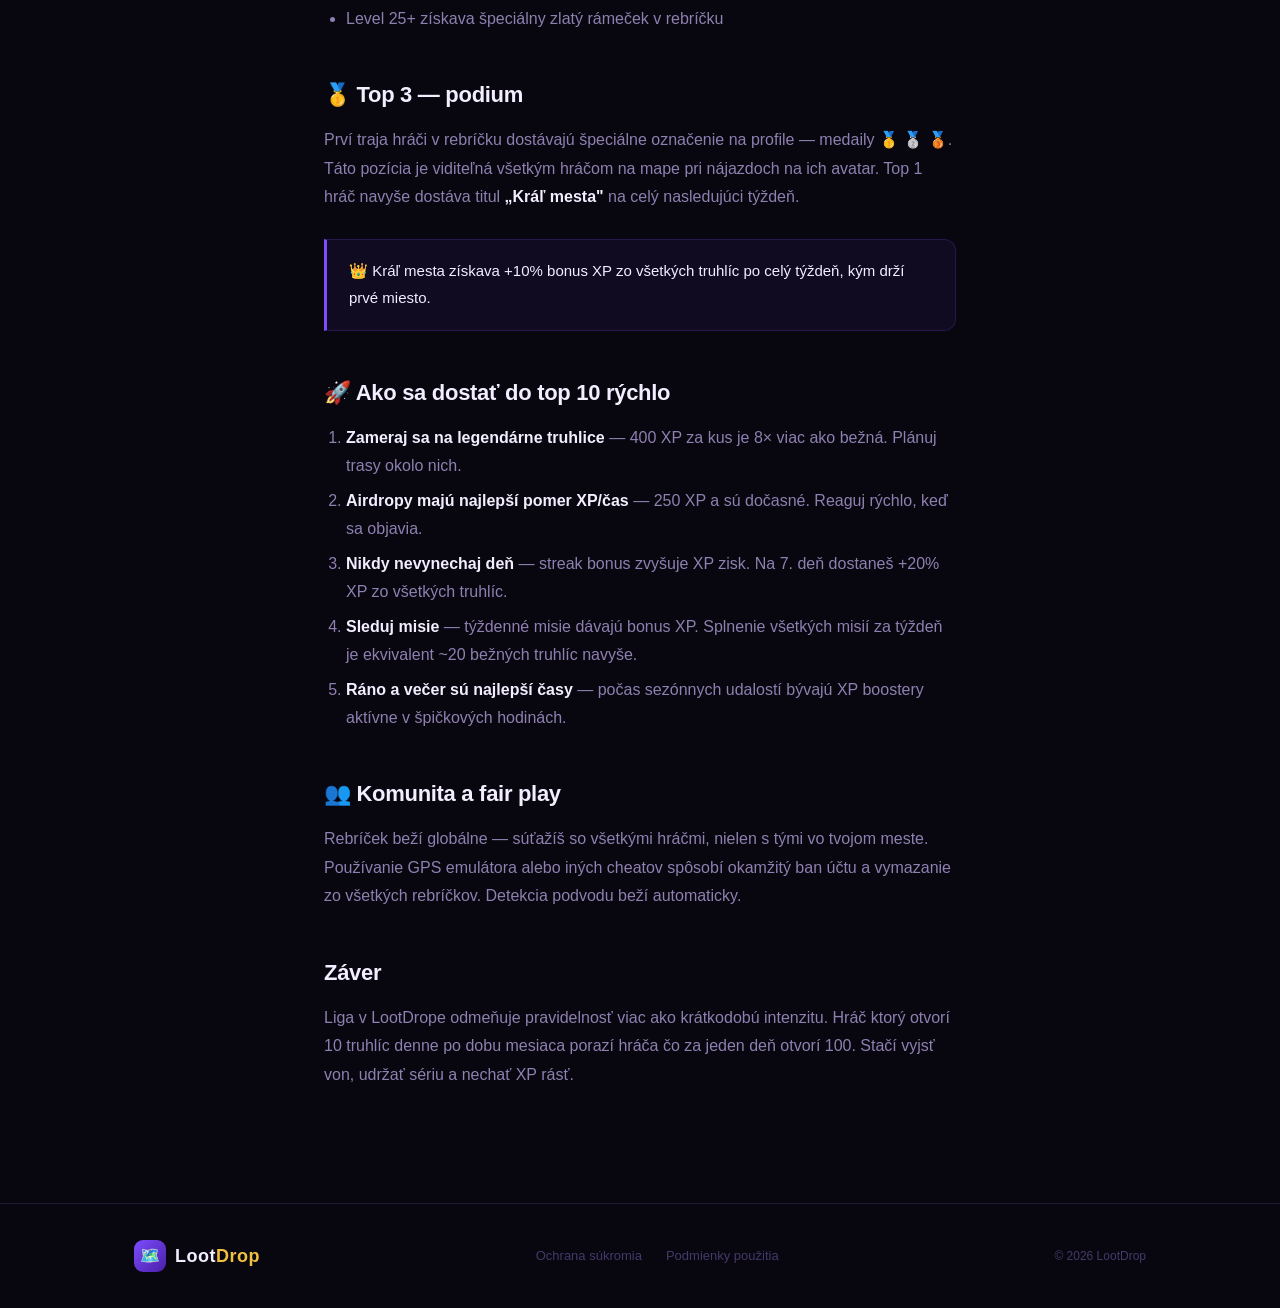
<file: blog/liga-a-rebricek.html>
<!DOCTYPE html>
<html lang="sk">
<head>
  <meta charset="UTF-8" />
  <meta name="viewport" content="width=device-width, initial-scale=1.0" />
  <title>Liga a rebríček hráčov: ako to funguje — LootDrop</title>
  <meta name="description" content="Všetko o lige v LootDrope — ako sa počíta XP, ako sa dostať do top 10, kedy sa rebríček resetuje a čo za to dostaneš." />
  <link rel="stylesheet" href="../style.css" />
</head>
<body>

<nav>
  <div class="wrap nav-inner">
    <a href="../index.html" class="logo">
      <div class="logo-icon">🗺️</div>
      <span class="logo-text">Loot<em>Drop</em></span>
    </a>
    <div class="nav-links">
      <a href="../index.html#ako">Ako to funguje</a>
      <a href="../index.html#funkcie">Funkcie</a>
      <a href="../leaderboard.html">Liga</a>
      <a href="../index.html#blog">Blog</a>
      <a href="../privacy.html">Súkromie</a>
    </div>
    <a href="../index.html#download" class="nav-cta">
      <svg width="14" height="14" viewBox="0 0 24 24" fill="currentColor"><path d="M18.71 19.5c-.83 1.24-1.71 2.45-3.05 2.47-1.34.03-1.77-.79-3.29-.79-1.53 0-2 .77-3.27.82-1.31.05-2.3-1.32-3.14-2.53C4.25 17 2.94 12.45 4.7 9.39c.87-1.52 2.43-2.48 4.12-2.51 1.28-.02 2.5.87 3.29.87.78 0 2.26-1.07 3.8-.91.65.03 2.47.26 3.64 1.98-.09.06-2.17 1.28-2.15 3.81.03 3.02 2.65 4.03 2.68 4.04-.03.07-.42 1.44-1.38 2.83M13 3.5c.73-.83 1.94-1.46 2.94-1.5.13 1.17-.34 2.35-1.04 3.19-.69.85-1.83 1.51-2.95 1.42-.15-1.15.41-2.35 1.05-3.11z"/></svg>
      App Store
    </a>
  </div>
</nav>

<div class="article-header">
  <div class="wrap">
    <a href="../index.html#blog" class="back-link">← Blog</a>
    <div class="article-tag-label">Liga</div>
    <h1>Liga a rebríček:<br>ako sa dostať do top 10</h1>
    <p class="article-meta">Apríl 2026 · 5 minút čítania</p>
  </div>
</div>

<article class="article-content">

  <p>Liga je srdce kompetitívnej časti LootDropu. Každý hráč je zaradený do globálneho rebríčka podľa celkového XP — a každý týždeň máš šancu vyšplhať sa vyššie ako kedykoľvek predtým. Tu je všetko čo o nej musíš vedieť.</p>

  <h2>⚡ Ako funguje XP a rebríček</h2>
  <p>XP (skúsenostné body) získavaš za každú otvorenú truhlicu. Čím vzácnejšia, tým viac XP. Celkové XP sa nikdy nemažú — každý bod zostáva navždy. Rebríček radí všetkých hráčov od najvyššieho XP po najnižší.</p>
  <p>XP podľa typu truhlice:</p>
  <ul>
    <li><strong>Bežná:</strong> 50 XP</li>
    <li><strong>Vzácna:</strong> 150 XP</li>
    <li><strong>Obchodníkova:</strong> 100 XP</li>
    <li><strong>Airdrop:</strong> 250 XP</li>
    <li><strong>Legendárna:</strong> 400 XP</li>
  </ul>

  <div class="callout">
    <p>⚡ Legendárna truhlica = 8× viac XP ako bežná. Ak chceš liezť v rebríčku rýchlo, legendárne sú kľúčové.</p>
  </div>

  <h2>🏆 Týždenný reset a sezónne odmeny</h2>
  <p>Rebríček sa aktualizuje v reálnom čase — XP sa pripočítava okamžite po otvorení truhlice. Na konci každého týždňa (pondelok o 00:00) sa vyhodnotí tvoja <strong>týždenná pozícia</strong> a top hráči dostanú bonusové odmeny v Zlatých Dukátoch.</p>
  <p>Na konci sezóny (zvyčajne mesiac) dostanú top 3 hráči exkluzívne tituly a skiny nedostupné inak.</p>

  <h2>📊 Levely a čo ti prinášajú</h2>
  <p>Každých 1 000 XP postúpiš na ďalší level. Level nemá priamy vplyv na herné odmeny, ale:</p>
  <ul>
    <li>Ukazuje ostatným hráčom tvoje skúsenosti</li>
    <li>Otvára prístup k Battle Passu na vyšších leveloch</li>
    <li>Každý 5. level odomkýna nový tier Season Passu</li>
    <li>Level 25+ získava špeciálny zlatý rámeček v rebríčku</li>
  </ul>

  <h2>🥇 Top 3 — podium</h2>
  <p>Prví traja hráči v rebríčku dostávajú špeciálne označenie na profile — medaily 🥇 🥈 🥉. Táto pozícia je viditeľná všetkým hráčom na mape pri nájazdoch na ich avatar. Top 1 hráč navyše dostáva titul <strong>„Kráľ mesta"</strong> na celý nasledujúci týždeň.</p>

  <div class="callout">
    <p>👑 Kráľ mesta získava +10% bonus XP zo všetkých truhlíc po celý týždeň, kým drží prvé miesto.</p>
  </div>

  <h2>🚀 Ako sa dostať do top 10 rýchlo</h2>
  <ol>
    <li><strong>Zameraj sa na legendárne truhlice</strong> — 400 XP za kus je 8× viac ako bežná. Plánuj trasy okolo nich.</li>
    <li><strong>Airdropy majú najlepší pomer XP/čas</strong> — 250 XP a sú dočasné. Reaguj rýchlo, keď sa objavia.</li>
    <li><strong>Nikdy nevynechaj deň</strong> — streak bonus zvyšuje XP zisk. Na 7. deň dostaneš +20% XP zo všetkých truhlíc.</li>
    <li><strong>Sleduj misie</strong> — týždenné misie dávajú bonus XP. Splnenie všetkých misií za týždeň je ekvivalent ~20 bežných truhlíc navyše.</li>
    <li><strong>Ráno a večer sú najlepší časy</strong> — počas sezónnych udalostí bývajú XP boostery aktívne v špičkových hodinách.</li>
  </ol>

  <h2>👥 Komunita a fair play</h2>
  <p>Rebríček beží globálne — súťažíš so všetkými hráčmi, nielen s tými vo tvojom meste. Používanie GPS emulátora alebo iných cheatov spôsobí okamžitý ban účtu a vymazanie zo všetkých rebríčkov. Detekcia podvodu beží automaticky.</p>

  <h2>Záver</h2>
  <p>Liga v LootDrope odmeňuje pravidelnosť viac ako krátkodobú intenzitu. Hráč ktorý otvorí 10 truhlíc denne po dobu mesiaca porazí hráča čo za jeden deň otvorí 100. Stačí vyjsť von, udržať sériu a nechať XP rásť.</p>

</article>

<footer>
  <div class="wrap footer-inner">
    <a href="../index.html" class="logo">
      <div class="logo-icon">🗺️</div>
      <span class="logo-text">Loot<em>Drop</em></span>
    </a>
    <div class="footer-links">
      <a href="../privacy.html">Ochrana súkromia</a>
      <a href="../terms.html">Podmienky použitia</a>
    </div>
    <div class="footer-copy">© 2026 LootDrop</div>
  </div>
</footer>

</body>
</html>
</file>
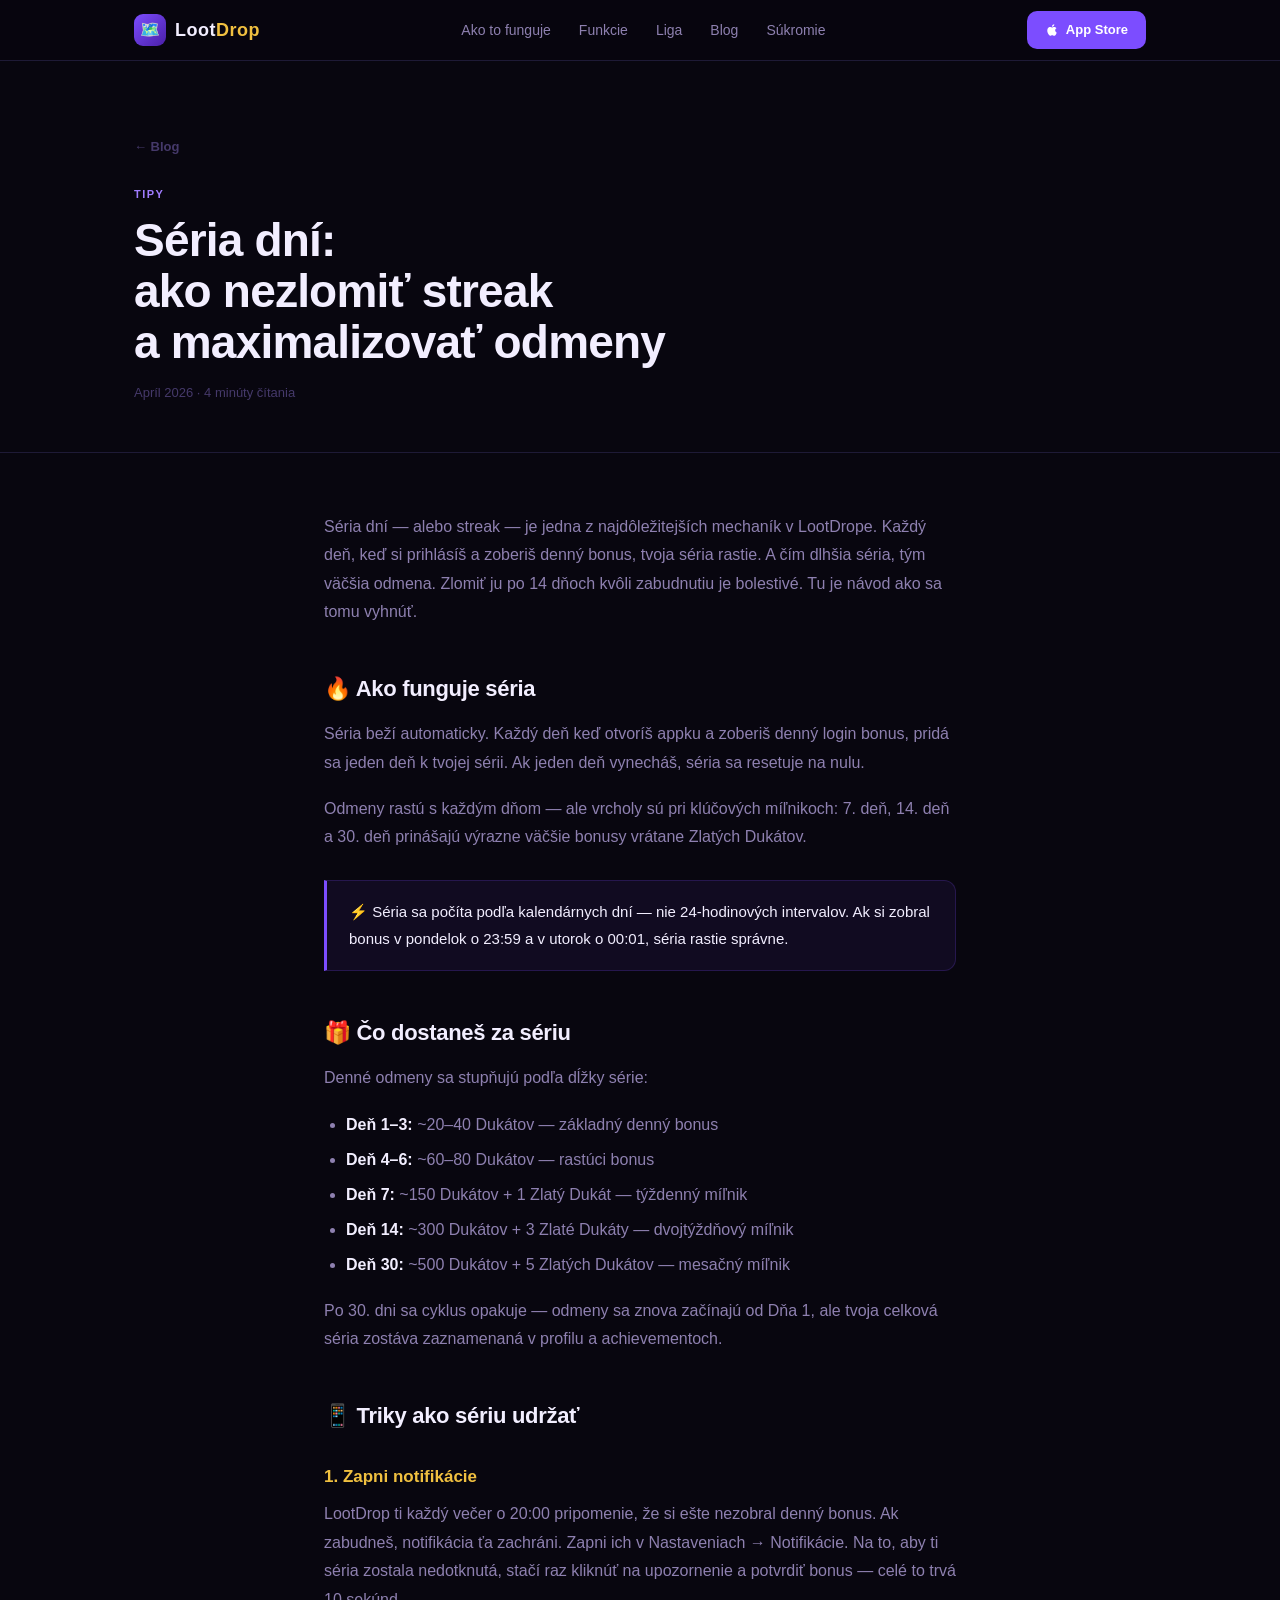
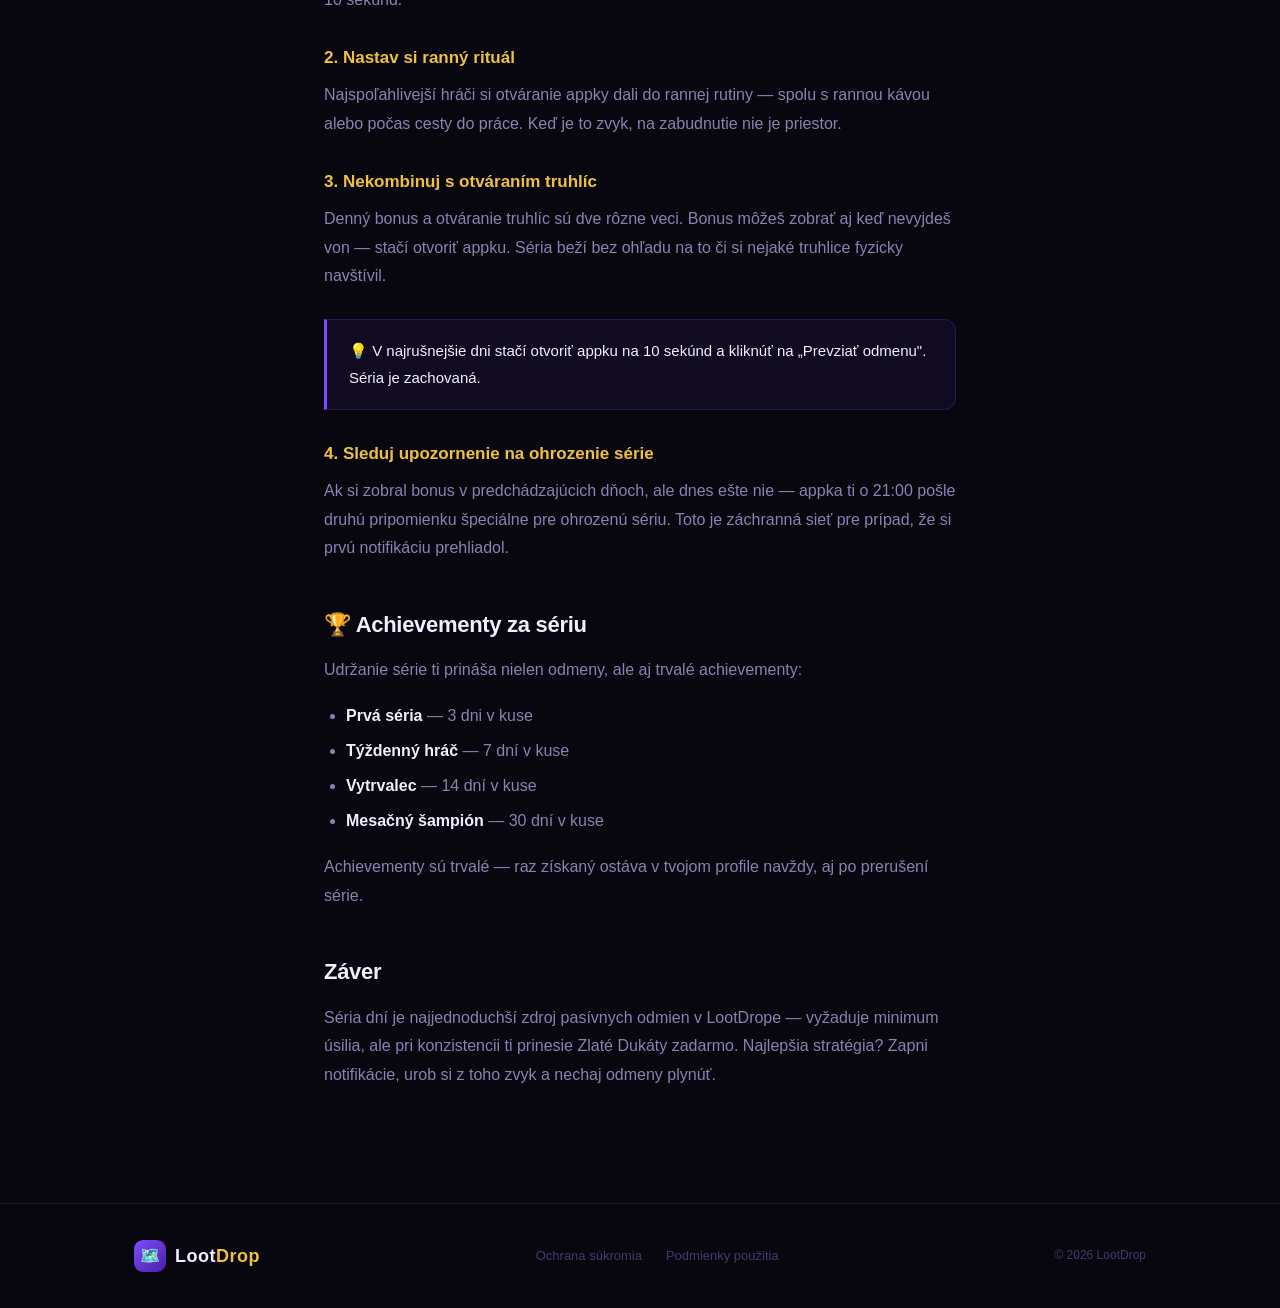
<file: blog/seria-a-bonus.html>
<!DOCTYPE html>
<html lang="sk">
<head>
  <meta charset="UTF-8" />
  <meta name="viewport" content="width=device-width, initial-scale=1.0" />
  <title>Séria dní: ako nezlomiť streak — LootDrop</title>
  <meta name="description" content="Denný login bonus rastie s každým dňom série. Zisti ako si udržať streak aj v najrušnejšie dni a maximalizovať odmeny." />
  <link rel="stylesheet" href="../style.css" />
</head>
<body>

<nav>
  <div class="wrap nav-inner">
    <a href="../index.html" class="logo">
      <div class="logo-icon">🗺️</div>
      <span class="logo-text">Loot<em>Drop</em></span>
    </a>
    <div class="nav-links">
      <a href="../index.html#ako">Ako to funguje</a>
      <a href="../index.html#funkcie">Funkcie</a>
      <a href="../leaderboard.html">Liga</a>
      <a href="../index.html#blog">Blog</a>
      <a href="../privacy.html">Súkromie</a>
    </div>
    <a href="../index.html#download" class="nav-cta">
      <svg width="14" height="14" viewBox="0 0 24 24" fill="currentColor"><path d="M18.71 19.5c-.83 1.24-1.71 2.45-3.05 2.47-1.34.03-1.77-.79-3.29-.79-1.53 0-2 .77-3.27.82-1.31.05-2.3-1.32-3.14-2.53C4.25 17 2.94 12.45 4.7 9.39c.87-1.52 2.43-2.48 4.12-2.51 1.28-.02 2.5.87 3.29.87.78 0 2.26-1.07 3.8-.91.65.03 2.47.26 3.64 1.98-.09.06-2.17 1.28-2.15 3.81.03 3.02 2.65 4.03 2.68 4.04-.03.07-.42 1.44-1.38 2.83M13 3.5c.73-.83 1.94-1.46 2.94-1.5.13 1.17-.34 2.35-1.04 3.19-.69.85-1.83 1.51-2.95 1.42-.15-1.15.41-2.35 1.05-3.11z"/></svg>
      App Store
    </a>
  </div>
</nav>

<div class="article-header">
  <div class="wrap">
    <a href="../index.html#blog" class="back-link">← Blog</a>
    <div class="article-tag-label">Tipy</div>
    <h1>Séria dní:<br>ako nezlomiť streak<br>a maximalizovať odmeny</h1>
    <p class="article-meta">Apríl 2026 · 4 minúty čítania</p>
  </div>
</div>

<article class="article-content">

  <p>Séria dní — alebo streak — je jedna z najdôležitejších mechaník v LootDrope. Každý deň, keď si prihlásíš a zoberiš denný bonus, tvoja séria rastie. A čím dlhšia séria, tým väčšia odmena. Zlomiť ju po 14 dňoch kvôli zabudnutiu je bolestivé. Tu je návod ako sa tomu vyhnúť.</p>

  <h2>🔥 Ako funguje séria</h2>
  <p>Séria beží automaticky. Každý deň keď otvoríš appku a zoberiš denný login bonus, pridá sa jeden deň k tvojej sérii. Ak jeden deň vynecháš, séria sa resetuje na nulu.</p>
  <p>Odmeny rastú s každým dňom — ale vrcholy sú pri klúčových míľnikoch: 7. deň, 14. deň a 30. deň prinášajú výrazne väčšie bonusy vrátane Zlatých Dukátov.</p>

  <div class="callout">
    <p>⚡ Séria sa počíta podľa kalendárnych dní — nie 24-hodinových intervalov. Ak si zobral bonus v pondelok o 23:59 a v utorok o 00:01, séria rastie správne.</p>
  </div>

  <h2>🎁 Čo dostaneš za sériu</h2>
  <p>Denné odmeny sa stupňujú podľa dĺžky série:</p>
  <ul>
    <li><strong>Deň 1–3:</strong> ~20–40 Dukátov — základný denný bonus</li>
    <li><strong>Deň 4–6:</strong> ~60–80 Dukátov — rastúci bonus</li>
    <li><strong>Deň 7:</strong> ~150 Dukátov + 1 Zlatý Dukát — týždenný míľnik</li>
    <li><strong>Deň 14:</strong> ~300 Dukátov + 3 Zlaté Dukáty — dvojtýždňový míľnik</li>
    <li><strong>Deň 30:</strong> ~500 Dukátov + 5 Zlatých Dukátov — mesačný míľnik</li>
  </ul>
  <p>Po 30. dni sa cyklus opakuje — odmeny sa znova začínajú od Dňa 1, ale tvoja celková séria zostáva zaznamenaná v profilu a achievementoch.</p>

  <h2>📱 Triky ako sériu udržať</h2>

  <h3>1. Zapni notifikácie</h3>
  <p>LootDrop ti každý večer o 20:00 pripomenie, že si ešte nezobral denný bonus. Ak zabudneš, notifikácia ťa zachráni. Zapni ich v Nastaveniach → Notifikácie. Na to, aby ti séria zostala nedotknutá, stačí raz kliknúť na upozornenie a potvrdiť bonus — celé to trvá 10 sekúnd.</p>

  <h3>2. Nastav si ranný rituál</h3>
  <p>Najspoľahlivejší hráči si otváranie appky dali do rannej rutiny — spolu s rannou kávou alebo počas cesty do práce. Keď je to zvyk, na zabudnutie nie je priestor.</p>

  <h3>3. Nekombinuj s otváraním truhlíc</h3>
  <p>Denný bonus a otváranie truhlíc sú dve rôzne veci. Bonus môžeš zobrať aj keď nevyjdeš von — stačí otvoriť appku. Séria beží bez ohľadu na to či si nejaké truhlice fyzicky navštívil.</p>

  <div class="callout">
    <p>💡 V najrušnejšie dni stačí otvoriť appku na 10 sekúnd a kliknúť na „Prevziať odmenu". Séria je zachovaná.</p>
  </div>

  <h3>4. Sleduj upozornenie na ohrozenie série</h3>
  <p>Ak si zobral bonus v predchádzajúcich dňoch, ale dnes ešte nie — appka ti o 21:00 pošle druhú pripomienku špeciálne pre ohrozenú sériu. Toto je záchranná sieť pre prípad, že si prvú notifikáciu prehliadol.</p>

  <h2>🏆 Achievementy za sériu</h2>
  <p>Udržanie série ti prináša nielen odmeny, ale aj trvalé achievementy:</p>
  <ul>
    <li><strong>Prvá séria</strong> — 3 dni v kuse</li>
    <li><strong>Týždenný hráč</strong> — 7 dní v kuse</li>
    <li><strong>Vytrvalec</strong> — 14 dní v kuse</li>
    <li><strong>Mesačný šampión</strong> — 30 dní v kuse</li>
  </ul>
  <p>Achievementy sú trvalé — raz získaný ostáva v tvojom profile navždy, aj po prerušení série.</p>

  <h2>Záver</h2>
  <p>Séria dní je najjednoduchší zdroj pasívnych odmien v LootDrope — vyžaduje minimum úsilia, ale pri konzistencii ti prinesie Zlaté Dukáty zadarmo. Najlepšia stratégia? Zapni notifikácie, urob si z toho zvyk a nechaj odmeny plynúť.</p>

</article>

<footer>
  <div class="wrap footer-inner">
    <a href="../index.html" class="logo">
      <div class="logo-icon">🗺️</div>
      <span class="logo-text">Loot<em>Drop</em></span>
    </a>
    <div class="footer-links">
      <a href="../privacy.html">Ochrana súkromia</a>
      <a href="../terms.html">Podmienky použitia</a>
    </div>
    <div class="footer-copy">© 2026 LootDrop</div>
  </div>
</footer>

</body>
</html>
</file>
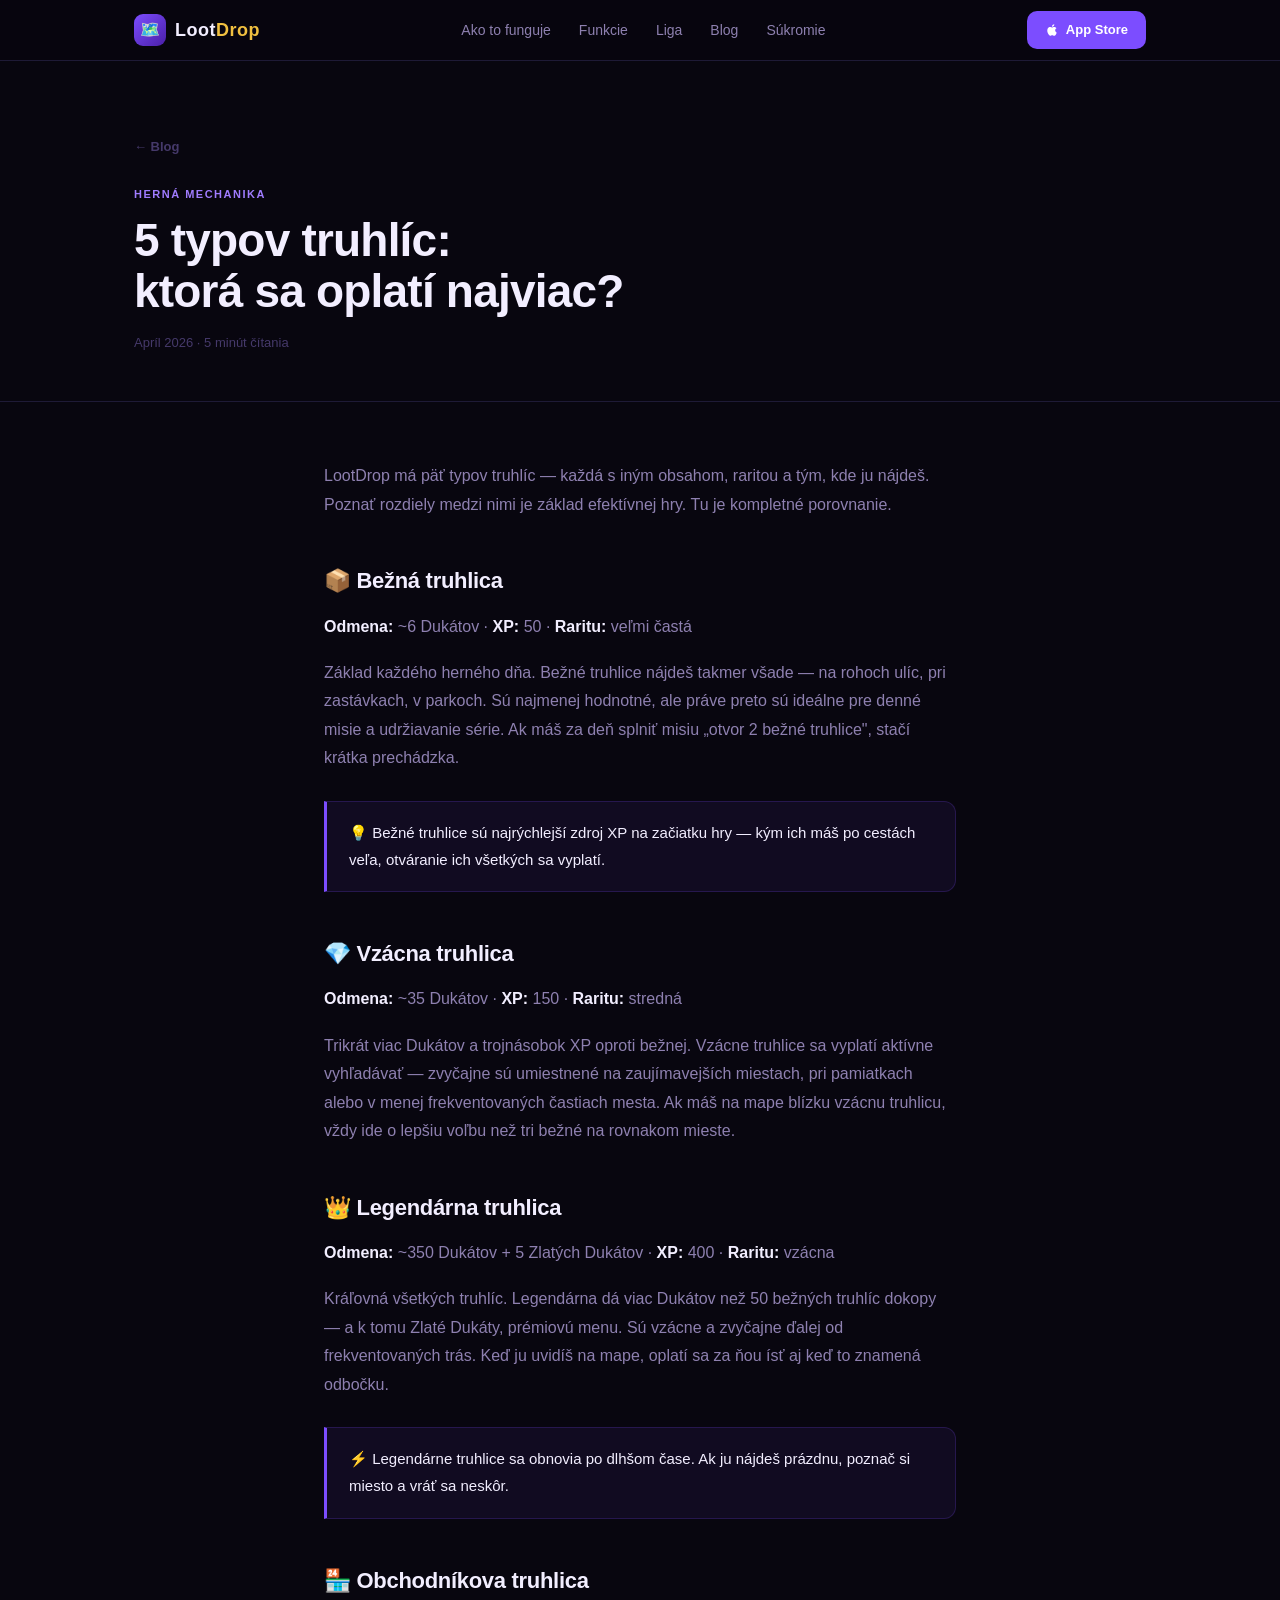
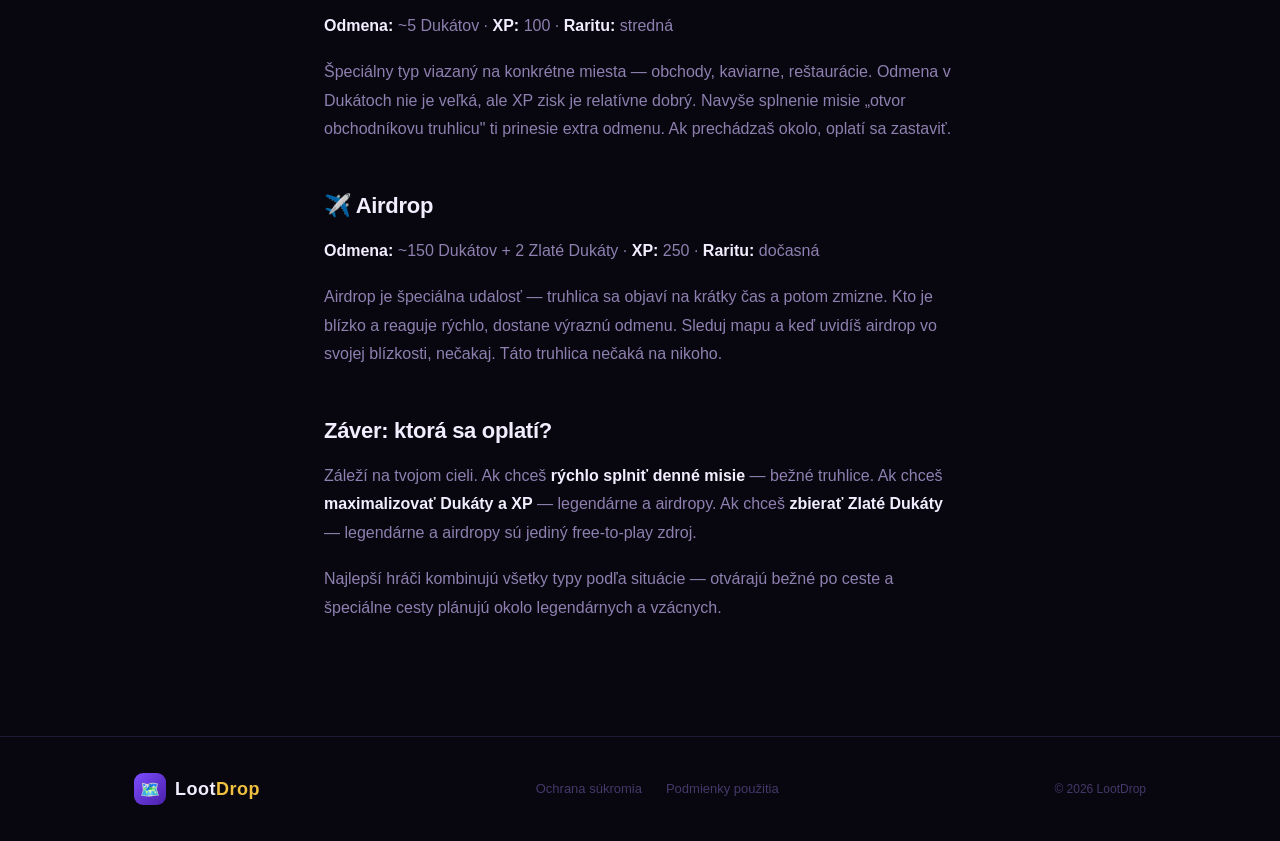
<file: blog/typy-truhlíc.html>
<!DOCTYPE html>
<html lang="sk">
<head>
  <meta charset="UTF-8" />
  <meta name="viewport" content="width=device-width, initial-scale=1.0" />
  <title>5 typov truhlíc: ktorá sa oplatí najviac? — LootDrop</title>
  <meta name="description" content="Porovnanie všetkých 5 typov truhlíc v LootDrope — odmeny, raritu a XP zisk. Zisti, kedy sa oplatí cestovať za legendárnou." />
  <link rel="stylesheet" href="../style.css" />
</head>
<body>

<nav>
  <div class="wrap nav-inner">
    <a href="../index.html" class="logo">
      <div class="logo-icon">🗺️</div>
      <span class="logo-text">Loot<em>Drop</em></span>
    </a>
    <div class="nav-links">
      <a href="../index.html#ako">Ako to funguje</a>
      <a href="../index.html#funkcie">Funkcie</a>
      <a href="../leaderboard.html">Liga</a>
      <a href="../index.html#blog">Blog</a>
      <a href="../privacy.html">Súkromie</a>
    </div>
    <a href="../index.html#download" class="nav-cta">
      <svg width="14" height="14" viewBox="0 0 24 24" fill="currentColor"><path d="M18.71 19.5c-.83 1.24-1.71 2.45-3.05 2.47-1.34.03-1.77-.79-3.29-.79-1.53 0-2 .77-3.27.82-1.31.05-2.3-1.32-3.14-2.53C4.25 17 2.94 12.45 4.7 9.39c.87-1.52 2.43-2.48 4.12-2.51 1.28-.02 2.5.87 3.29.87.78 0 2.26-1.07 3.8-.91.65.03 2.47.26 3.64 1.98-.09.06-2.17 1.28-2.15 3.81.03 3.02 2.65 4.03 2.68 4.04-.03.07-.42 1.44-1.38 2.83M13 3.5c.73-.83 1.94-1.46 2.94-1.5.13 1.17-.34 2.35-1.04 3.19-.69.85-1.83 1.51-2.95 1.42-.15-1.15.41-2.35 1.05-3.11z"/></svg>
      App Store
    </a>
  </div>
</nav>

<div class="article-header">
  <div class="wrap">
    <a href="../index.html#blog" class="back-link">← Blog</a>
    <div class="article-tag-label">Herná mechanika</div>
    <h1>5 typov truhlíc:<br>ktorá sa oplatí najviac?</h1>
    <p class="article-meta">Apríl 2026 · 5 minút čítania</p>
  </div>
</div>

<article class="article-content">

  <p>LootDrop má päť typov truhlíc — každá s iným obsahom, raritou a tým, kde ju nájdeš. Poznať rozdiely medzi nimi je základ efektívnej hry. Tu je kompletné porovnanie.</p>

  <h2>📦 Bežná truhlica</h2>
  <p><strong>Odmena:</strong> ~6 Dukátov · <strong>XP:</strong> 50 · <strong>Raritu:</strong> veľmi častá</p>
  <p>Základ každého herného dňa. Bežné truhlice nájdeš takmer všade — na rohoch ulíc, pri zastávkach, v parkoch. Sú najmenej hodnotné, ale práve preto sú ideálne pre denné misie a udržiavanie série. Ak máš za deň splniť misiu „otvor 2 bežné truhlice", stačí krátka prechádzka.</p>
  <div class="callout">
    <p>💡 Bežné truhlice sú najrýchlejší zdroj XP na začiatku hry — kým ich máš po cestách veľa, otváranie ich všetkých sa vyplatí.</p>
  </div>

  <h2>💎 Vzácna truhlica</h2>
  <p><strong>Odmena:</strong> ~35 Dukátov · <strong>XP:</strong> 150 · <strong>Raritu:</strong> stredná</p>
  <p>Trikrát viac Dukátov a trojnásobok XP oproti bežnej. Vzácne truhlice sa vyplatí aktívne vyhľadávať — zvyčajne sú umiestnené na zaujímavejších miestach, pri pamiatkach alebo v menej frekventovaných častiach mesta. Ak máš na mape blízku vzácnu truhlicu, vždy ide o lepšiu voľbu než tri bežné na rovnakom mieste.</p>

  <h2>👑 Legendárna truhlica</h2>
  <p><strong>Odmena:</strong> ~350 Dukátov + 5 Zlatých Dukátov · <strong>XP:</strong> 400 · <strong>Raritu:</strong> vzácna</p>
  <p>Kráľovná všetkých truhlíc. Legendárna dá viac Dukátov než 50 bežných truhlíc dokopy — a k tomu Zlaté Dukáty, prémiovú menu. Sú vzácne a zvyčajne ďalej od frekventovaných trás. Keď ju uvidíš na mape, oplatí sa za ňou ísť aj keď to znamená odbočku.</p>
  <div class="callout">
    <p>⚡ Legendárne truhlice sa obnovia po dlhšom čase. Ak ju nájdeš prázdnu, poznač si miesto a vráť sa neskôr.</p>
  </div>

  <h2>🏪 Obchodníkova truhlica</h2>
  <p><strong>Odmena:</strong> ~5 Dukátov · <strong>XP:</strong> 100 · <strong>Raritu:</strong> stredná</p>
  <p>Špeciálny typ viazaný na konkrétne miesta — obchody, kaviarne, reštaurácie. Odmena v Dukátoch nie je veľká, ale XP zisk je relatívne dobrý. Navyše splnenie misie „otvor obchodníkovu truhlicu" ti prinesie extra odmenu. Ak prechádzaš okolo, oplatí sa zastaviť.</p>

  <h2>✈️ Airdrop</h2>
  <p><strong>Odmena:</strong> ~150 Dukátov + 2 Zlaté Dukáty · <strong>XP:</strong> 250 · <strong>Raritu:</strong> dočasná</p>
  <p>Airdrop je špeciálna udalosť — truhlica sa objaví na krátky čas a potom zmizne. Kto je blízko a reaguje rýchlo, dostane výraznú odmenu. Sleduj mapu a keď uvidíš airdrop vo svojej blízkosti, nečakaj. Táto truhlica nečaká na nikoho.</p>

  <h2>Záver: ktorá sa oplatí?</h2>
  <p>Záleží na tvojom cieli. Ak chceš <strong>rýchlo splniť denné misie</strong> — bežné truhlice. Ak chceš <strong>maximalizovať Dukáty a XP</strong> — legendárne a airdropy. Ak chceš <strong>zbierať Zlaté Dukáty</strong> — legendárne a airdropy sú jediný free-to-play zdroj.</p>
  <p>Najlepší hráči kombinujú všetky typy podľa situácie — otvárajú bežné po ceste a špeciálne cesty plánujú okolo legendárnych a vzácnych.</p>

</article>

<footer>
  <div class="wrap footer-inner">
    <a href="../index.html" class="logo">
      <div class="logo-icon">🗺️</div>
      <span class="logo-text">Loot<em>Drop</em></span>
    </a>
    <div class="footer-links">
      <a href="../privacy.html">Ochrana súkromia</a>
      <a href="../terms.html">Podmienky použitia</a>
    </div>
    <div class="footer-copy">© 2026 LootDrop</div>
  </div>
</footer>

</body>
</html>
</file>
<file: style.css>
/* ── Reset ───────────────────────────────────────────────────────────────── */
*, *::before, *::after { box-sizing: border-box; margin: 0; padding: 0; }

:root {
  --bg:          #08060F;
  --surface:     #100D1F;
  --card:        #151228;
  --border:      #1E1A36;
  --border-hover:#352E5A;
  --purple:      #7C4DFF;
  --purple-light:#A07CFF;
  --gold:        #F0C040;
  --gold-dim:    rgba(240,192,64,.10);
  --text:        #F2EEFF;
  --text-sec:    #8E80B0;
  --text-mute:   #45396A;
  --r:           14px;
  --r-lg:        22px;
}

html { scroll-behavior: smooth; }
body {
  font-family: -apple-system, BlinkMacSystemFont, "Inter", "Segoe UI", sans-serif;
  background: var(--bg);
  color: var(--text);
  line-height: 1.6;
  -webkit-font-smoothing: antialiased;
}
a { color: inherit; text-decoration: none; }

/* ── Layout ──────────────────────────────────────────────────────────────── */
.wrap { max-width: 1060px; margin: 0 auto; padding: 0 24px; }

/* ── Nav ─────────────────────────────────────────────────────────────────── */
nav {
  position: sticky; top: 0; z-index: 100;
  background: rgba(8,6,15,.85);
  backdrop-filter: blur(20px);
  border-bottom: 1px solid var(--border);
}
.nav-inner {
  display: flex; align-items: center; justify-content: space-between;
  height: 60px;
}
.logo {
  display: flex; align-items: center; gap: 9px;
  font-size: 18px; font-weight: 800; letter-spacing: .5px;
}
.logo-icon {
  width: 32px; height: 32px; border-radius: 9px;
  background: linear-gradient(135deg, #7C4DFF, #4A1FA8);
  display: flex; align-items: center; justify-content: center;
  font-size: 16px; flex-shrink: 0;
}
.logo-text { color: var(--text); }
.logo-text em { font-style: normal; color: var(--gold); }
.nav-links { display: flex; align-items: center; gap: 28px; }
.nav-links a {
  font-size: 14px; font-weight: 500; color: var(--text-sec);
  transition: color .15s;
}
.nav-links a:hover { color: var(--text); }
.nav-cta {
  display: flex; align-items: center; gap: 7px;
  padding: 9px 18px; border-radius: 10px;
  background: var(--purple); color: #fff;
  font-size: 13px; font-weight: 700;
  transition: opacity .15s, transform .15s;
}
.nav-cta:hover { opacity: .88; transform: translateY(-1px); }

/* ── Hero ────────────────────────────────────────────────────────────────── */
.hero {
  padding: 100px 0 80px;
  text-align: center;
  position: relative;
  overflow: hidden;
}
.hero-glow {
  position: absolute; top: -120px; left: 50%; transform: translateX(-50%);
  width: 700px; height: 500px;
  background: radial-gradient(ellipse, rgba(124,77,255,.18) 0%, transparent 70%);
  pointer-events: none;
}
.hero-badge {
  display: inline-flex; align-items: center; gap: 6px;
  background: rgba(124,77,255,.12); border: 1px solid rgba(124,77,255,.25);
  border-radius: 100px; padding: 5px 14px;
  font-size: 12px; font-weight: 600; color: var(--purple-light);
  letter-spacing: .5px; margin-bottom: 24px;
}
.hero h1 {
  font-size: clamp(40px, 6.5vw, 68px);
  font-weight: 900; line-height: 1.08; letter-spacing: -1.5px;
  margin-bottom: 20px;
}
.hero h1 .gold {
  background: linear-gradient(135deg, #F0C040 0%, #C4953E 100%);
  -webkit-background-clip: text; -webkit-text-fill-color: transparent;
}
.hero-sub {
  font-size: 18px; color: var(--text-sec);
  max-width: 500px; margin: 0 auto 40px; line-height: 1.65;
}
.hero-btns { display: flex; gap: 12px; justify-content: center; flex-wrap: wrap; }

/* Apple badge */
.apple-badge {
  display: inline-flex; align-items: center; gap: 10px;
  background: #fff; color: #000;
  padding: 10px 22px; border-radius: 12px;
  transition: opacity .15s, transform .15s;
}
.apple-badge:hover { opacity: .9; transform: translateY(-1px); }
.apple-badge-icon { flex-shrink: 0; }
.apple-badge-text { text-align: left; }
.apple-badge-text span { display: block; }
.apple-badge-text .small { font-size: 10px; font-weight: 400; letter-spacing: .3px; color: #333; }
.apple-badge-text .big   { font-size: 17px; font-weight: 700; letter-spacing: -.3px; line-height: 1.1; }

.btn-ghost {
  display: inline-flex; align-items: center; gap: 8px;
  padding: 11px 22px; border-radius: 12px;
  border: 1px solid var(--border-hover); color: var(--text-sec);
  font-size: 14px; font-weight: 600;
  transition: border-color .15s, color .15s;
}
.btn-ghost:hover { border-color: var(--purple); color: var(--text); }

/* Stats strip */
.stats-strip {
  display: flex; justify-content: center; gap: 0;
  margin-top: 64px; border: 1px solid var(--border);
  border-radius: var(--r-lg); overflow: hidden;
  max-width: 500px; margin-left: auto; margin-right: auto;
}
.stat-item {
  flex: 1; padding: 22px 16px; text-align: center;
  background: var(--card);
}
.stat-item + .stat-item { border-left: 1px solid var(--border); }
.stat-num   { font-size: 26px; font-weight: 900; color: var(--gold); line-height: 1; }
.stat-label { font-size: 11px; color: var(--text-mute); font-weight: 600; margin-top: 4px; letter-spacing: .3px; }

/* ── Section ─────────────────────────────────────────────────────────────── */
.section { padding: 88px 0; }
.section-tag {
  font-size: 11px; font-weight: 700; letter-spacing: 2px;
  text-transform: uppercase; color: var(--purple); margin-bottom: 10px;
}
.section-title {
  font-size: clamp(26px, 3.5vw, 40px); font-weight: 800;
  line-height: 1.15; margin-bottom: 14px; letter-spacing: -.5px;
}
.section-sub { font-size: 16px; color: var(--text-sec); max-width: 480px; line-height: 1.7; }
.section-head { margin-bottom: 52px; }

/* ── Steps ───────────────────────────────────────────────────────────────── */
.steps {
  display: grid; grid-template-columns: repeat(3, 1fr); gap: 2px;
  background: var(--border); border-radius: var(--r-lg); overflow: hidden;
}
.step {
  background: var(--card); padding: 36px 30px;
  transition: background .2s;
}
.step:hover { background: #1C1838; }
.step-num { font-size: 13px; font-weight: 700; color: var(--text-mute); margin-bottom: 20px; letter-spacing: 1px; }
.step-icon { font-size: 32px; margin-bottom: 16px; }
.step h3 { font-size: 17px; font-weight: 700; margin-bottom: 8px; }
.step p  { font-size: 14px; color: var(--text-sec); line-height: 1.65; }

/* ── Features ────────────────────────────────────────────────────────────── */
.features-grid {
  display: grid;
  grid-template-columns: repeat(3, 1fr);
  gap: 2px;
  background: var(--border);
  border-radius: var(--r-lg);
  overflow: hidden;
}
.feat {
  background: var(--card); padding: 30px 26px;
  transition: background .2s;
}
.feat:hover { background: #1C1838; }
.feat-icon {
  width: 44px; height: 44px; border-radius: 12px;
  background: rgba(124,77,255,.12); border: 1px solid rgba(124,77,255,.2);
  display: flex; align-items: center; justify-content: center;
  font-size: 20px; margin-bottom: 16px;
}
.feat h3 { font-size: 15px; font-weight: 700; margin-bottom: 7px; }
.feat p  { font-size: 13px; color: var(--text-sec); line-height: 1.65; }

/* ── Blog ────────────────────────────────────────────────────────────────── */
.blog-grid { display: grid; grid-template-columns: repeat(3, 1fr); gap: 20px; }
.blog-card {
  background: var(--card); border: 1px solid var(--border);
  border-radius: var(--r-lg); overflow: hidden;
  display: flex; flex-direction: column;
  transition: border-color .2s, transform .2s;
}
.blog-card:hover { border-color: var(--border-hover); transform: translateY(-3px); }
.blog-cover {
  height: 160px;
  display: flex; align-items: center; justify-content: center;
  font-size: 52px;
}
.cover-purple { background: linear-gradient(135deg, #13093A 0%, #241660 100%); }
.cover-gold   { background: linear-gradient(135deg, #1A1004 0%, #2E1F00 100%); }
.cover-green  { background: linear-gradient(135deg, #061410 0%, #0B2418 100%); }
.blog-body { padding: 22px; flex: 1; display: flex; flex-direction: column; }
.blog-tag {
  font-size: 10px; font-weight: 700; letter-spacing: 1.2px;
  text-transform: uppercase; color: var(--purple-light); margin-bottom: 8px;
}
.blog-card h3 {
  font-size: 16px; font-weight: 700; line-height: 1.35;
  margin-bottom: 10px; color: var(--text);
}
.blog-card p { font-size: 13px; color: var(--text-sec); line-height: 1.65; flex: 1; }
.blog-more {
  display: inline-flex; align-items: center; gap: 5px;
  margin-top: 18px; font-size: 13px; font-weight: 700;
  color: var(--purple-light);
}

/* ── CTA ─────────────────────────────────────────────────────────────────── */
.cta-block {
  background: var(--card); border: 1px solid var(--border);
  border-radius: 28px; padding: 80px 48px;
  text-align: center;
  position: relative; overflow: hidden;
}
.cta-block::before {
  content: "";
  position: absolute; top: -80px; left: 50%; transform: translateX(-50%);
  width: 500px; height: 300px;
  background: radial-gradient(ellipse, rgba(124,77,255,.15) 0%, transparent 70%);
  pointer-events: none;
}
.cta-block h2 { font-size: clamp(26px, 3.5vw, 40px); font-weight: 800; margin-bottom: 12px; letter-spacing: -.5px; }
.cta-block p  { font-size: 16px; color: var(--text-sec); margin-bottom: 36px; }

/* ── Footer ──────────────────────────────────────────────────────────────── */
footer {
  border-top: 1px solid var(--border);
  padding: 36px 0;
}
.footer-inner {
  display: flex; align-items: center; justify-content: space-between;
  flex-wrap: wrap; gap: 16px;
}
.footer-links { display: flex; gap: 24px; }
.footer-links a { font-size: 13px; color: var(--text-mute); transition: color .15s; }
.footer-links a:hover { color: var(--text-sec); }
.footer-copy { font-size: 12px; color: var(--text-mute); }

/* ── Article ─────────────────────────────────────────────────────────────── */
.article-header {
  padding: 72px 0 48px;
  border-bottom: 1px solid var(--border);
}
.back-link {
  display: inline-flex; align-items: center; gap: 6px;
  font-size: 13px; font-weight: 600; color: var(--text-mute);
  margin-bottom: 28px; transition: color .15s;
}
.back-link:hover { color: var(--text-sec); }
.article-tag-label {
  font-size: 11px; font-weight: 700; letter-spacing: 1.5px;
  text-transform: uppercase; color: var(--purple-light); margin-bottom: 12px;
}
.article-header h1 {
  font-size: clamp(26px, 4vw, 46px); font-weight: 900;
  line-height: 1.1; letter-spacing: -.8px; margin-bottom: 16px;
}
.article-meta { font-size: 13px; color: var(--text-mute); }

.article-content {
  max-width: 680px; margin: 0 auto;
  padding: 60px 24px 96px;
}
.article-content h2 {
  font-size: 22px; font-weight: 800; margin: 44px 0 14px;
  letter-spacing: -.3px;
}
.article-content h3 {
  font-size: 17px; font-weight: 700; margin: 30px 0 10px; color: var(--gold);
}
.article-content p {
  font-size: 16px; color: var(--text-sec); line-height: 1.78; margin-bottom: 18px;
}
.article-content ul, .article-content ol {
  padding-left: 22px; margin-bottom: 18px;
}
.article-content li {
  font-size: 16px; color: var(--text-sec); line-height: 1.75; margin-bottom: 7px;
}
.article-content strong { color: var(--text); font-weight: 700; }
.callout {
  background: rgba(124,77,255,.08); border: 1px solid rgba(124,77,255,.2);
  border-left: 3px solid var(--purple);
  border-radius: 0 12px 12px 0;
  padding: 18px 22px; margin: 28px 0;
}
.callout p { margin: 0; color: var(--text); font-size: 15px; }

/* ── Blog 4-col variant ──────────────────────────────────────────────────── */
.blog-grid-4 { grid-template-columns: repeat(4, 1fr); }
.cover-blue  { background: linear-gradient(135deg, #061526 0%, #0A2540 100%); }

/* ── Events ──────────────────────────────────────────────────────────────── */
.events-grid {
  display: grid;
  grid-template-columns: repeat(4, 1fr);
  gap: 16px;
}
.event-card {
  border-radius: var(--r-lg);
  padding: 24px 20px 20px;
  border: 1px solid var(--border);
  position: relative;
  overflow: hidden;
  transition: transform .2s, border-color .2s;
}
.event-card:hover { transform: translateY(-4px); border-color: var(--border-hover); }
.event-card::before {
  content: ""; position: absolute; inset: 0;
  opacity: .07; pointer-events: none;
}
.event-easter  { background: linear-gradient(160deg, #1A1204 0%, #221800 100%); border-color: rgba(240,192,64,.2); }
.event-easter::before  { background: radial-gradient(ellipse at 50% 0%, #F0C040, transparent 70%); opacity: .12; }
.event-summer  { background: linear-gradient(160deg, #071520 0%, #0A1E2E 100%); border-color: rgba(41,182,246,.2); }
.event-summer::before  { background: radial-gradient(ellipse at 50% 0%, #29B6F6, transparent 70%); opacity: .12; }
.event-halloween { background: linear-gradient(160deg, #130A1A 0%, #1A0D22 100%); border-color: rgba(156,39,176,.25); }
.event-halloween::before { background: radial-gradient(ellipse at 50% 0%, #E040FB, transparent 70%); opacity: .1; }
.event-xmas    { background: linear-gradient(160deg, #071510 0%, #0A1E14 100%); border-color: rgba(46,204,113,.2); }
.event-xmas::before    { background: radial-gradient(ellipse at 50% 0%, #2ECC71, transparent 70%); opacity: .1; }

.event-status {
  display: inline-flex; align-items: center; gap: 6px;
  font-size: 10px; font-weight: 700; letter-spacing: 1px;
  text-transform: uppercase; border-radius: 100px;
  padding: 3px 10px; margin-bottom: 18px;
  border: 1px solid;
}
.event-active { color: #2ECC71; border-color: rgba(46,204,113,.35); background: rgba(46,204,113,.08); }
.event-soon   { color: var(--text-mute); border-color: var(--border); background: transparent; }

.event-icon-wrap { font-size: 40px; margin-bottom: 12px; line-height: 1; }
.event-name { font-size: 17px; font-weight: 800; margin-bottom: 4px; }
.event-date { font-size: 11px; color: var(--text-mute); font-weight: 600; margin-bottom: 14px; }
.event-perks {
  list-style: none; padding: 0; margin: 0;
  display: flex; flex-direction: column; gap: 6px;
}
.event-perks li {
  font-size: 12px; color: var(--text-sec); line-height: 1.5;
  padding-left: 14px; position: relative;
}
.event-perks li::before {
  content: "✦"; position: absolute; left: 0;
  color: var(--purple); font-size: 8px; top: 3px;
}

/* ── Leaderboard preview (homepage) ──────────────────────────────────────── */
.lboard-preview {
  background: var(--card); border: 1px solid var(--border);
  border-radius: var(--r-lg); overflow: hidden;
}
.lboard-preview-row {
  display: flex; align-items: center; gap: 14px;
  padding: 14px 20px;
  border-bottom: 1px solid var(--border);
  transition: background .15s;
}
.lboard-preview-row:last-child { border-bottom: none; }
.lboard-preview-row:hover { background: rgba(124,77,255,.04); }
.lboard-preview-rank  { font-size: 18px; min-width: 32px; text-align: center; font-weight: 800; color: var(--text-mute); }
.lboard-preview-avatar{
  width: 36px; height: 36px; border-radius: 10px;
  background: rgba(124,77,255,.15); border: 1px solid rgba(124,77,255,.25);
  display: flex; align-items: center; justify-content: center;
  font-size: 12px; font-weight: 800; color: var(--purple-light);
  flex-shrink: 0;
}
.lboard-preview-name  { flex: 1; font-size: 14px; font-weight: 700; color: var(--text); }
.lboard-preview-lv    { font-size: 12px; font-weight: 700; color: var(--purple-light); min-width: 40px; text-align: right; }
.lboard-preview-xp    { font-size: 13px; font-weight: 800; color: var(--gold); min-width: 60px; text-align: right; }
.lboard-preview-streak{ font-size: 12px; color: var(--text-mute); min-width: 48px; text-align: right; }

/* Skeleton loader */
.lboard-skeleton { padding: 8px 0; }
.lboard-skel-row {
  height: 52px; margin: 4px 12px;
  background: linear-gradient(90deg, var(--surface) 25%, var(--card) 50%, var(--surface) 75%);
  background-size: 400% 100%;
  animation: shimmer 1.4s ease infinite;
  border-radius: 10px;
}
@keyframes shimmer { 0%{background-position:100% 0} 100%{background-position:-100% 0} }

/* ── Leaderboard full page ────────────────────────────────────────────────── */
.podium {
  margin-bottom: 40px;
}
.podium-stage {
  display: flex; justify-content: center; align-items: flex-end; gap: 12px;
  height: 260px; padding: 0 24px;
}
.podium-slot { display: flex; flex-direction: column; align-items: center; flex: 1; max-width: 200px; }
.podium-card {
  background: var(--card); border: 1px solid var(--border);
  border-radius: var(--r-lg); padding: 16px 12px; text-align: center;
  width: 100%; margin-bottom: 8px;
  transition: border-color .2s;
}
.podium-slot.rank-1 .podium-card { border-color: rgba(240,192,64,.4); background: rgba(240,192,64,.06); }
.podium-slot.rank-2 .podium-card { border-color: rgba(192,192,192,.3); }
.podium-slot.rank-3 .podium-card { border-color: rgba(180,120,60,.3); }
.podium-medal { font-size: 28px; margin-bottom: 6px; }
.podium-nick  { font-size: 13px; font-weight: 700; color: var(--text); margin-bottom: 4px; word-break: break-all; }
.podium-xp    { font-size: 15px; font-weight: 900; color: var(--gold); }
.podium-lv    { font-size: 11px; color: var(--text-mute); margin-top: 2px; }
.podium-bar {
  width: 100%; border-radius: 8px 8px 0 0;
  background: var(--card); border: 1px solid var(--border); border-bottom: none;
}
.podium-slot.rank-1 .podium-bar { background: rgba(240,192,64,.08); border-color: rgba(240,192,64,.3); }
.podium-slot.rank-2 .podium-bar { background: rgba(192,192,192,.05); border-color: rgba(192,192,192,.2); }
.podium-slot.rank-3 .podium-bar { background: rgba(180,120,60,.05); border-color: rgba(180,120,60,.2); }
.podium-loading { text-align: center; padding: 48px; color: var(--text-mute); }
.lboard-spinner {
  width: 32px; height: 32px; border: 3px solid var(--border);
  border-top-color: var(--purple); border-radius: 50%;
  animation: spin .8s linear infinite; margin: 0 auto 12px;
}
@keyframes spin { to { transform: rotate(360deg); } }

.lboard-table-wrap {
  background: var(--card); border: 1px solid var(--border);
  border-radius: var(--r-lg); overflow: hidden;
}
.lboard-table-head {
  display: flex; align-items: center; gap: 12px;
  padding: 12px 20px; background: var(--surface);
  border-bottom: 1px solid var(--border);
  font-size: 10px; font-weight: 700; letter-spacing: 1px;
  text-transform: uppercase; color: var(--text-mute);
}
.lboard-row {
  display: flex; align-items: center; gap: 12px;
  padding: 14px 20px; border-bottom: 1px solid var(--border);
  transition: background .15s;
}
.lboard-row:last-child { border-bottom: none; }
.lboard-row:hover { background: rgba(124,77,255,.04); }
.lboard-row-top { background: rgba(124,77,255,.03); }
.lboard-col-rank   { min-width: 44px; display: flex; align-items: center; gap: 4px; }
.lboard-col-player { flex: 1; display: flex; align-items: center; gap: 12px; }
.lboard-col-num    { min-width: 72px; text-align: right; font-size: 13px; }
.lboard-medal      { font-size: 18px; }
.lboard-rank-num   { font-size: 14px; font-weight: 700; color: var(--text-mute); }
.lboard-avatar {
  width: 36px; height: 36px; border-radius: 10px;
  background: rgba(124,77,255,.15); border: 1px solid rgba(124,77,255,.2);
  display: flex; align-items: center; justify-content: center;
  font-size: 12px; font-weight: 800; color: var(--purple-light); flex-shrink: 0;
}
.lboard-name    { font-size: 14px; font-weight: 700; color: var(--text); }
.lboard-badge   { display: inline-block; padding: 2px 8px; border-radius: 6px; font-size: 11px; font-weight: 700; }
.lv-badge       { background: rgba(124,77,255,.12); color: var(--purple-light); }
.lboard-xp      { color: var(--gold); font-weight: 800; }
.lboard-muted   { color: var(--text-mute); }
.lboard-streak  { color: var(--text-sec); }
.lboard-note    { font-size: 12px; color: var(--text-mute); text-align: center; margin-top: 20px; line-height: 1.6; }

/* ── FAQ ─────────────────────────────────────────────────────────────────── */
.faq-list { display: flex; flex-direction: column; gap: 2px; }
.faq-item {
  background: var(--card); border: 1px solid var(--border);
  border-radius: var(--r); overflow: hidden;
  transition: border-color .15s;
}
.faq-item:first-child { border-radius: var(--r-lg) var(--r-lg) var(--r) var(--r); }
.faq-item:last-child  { border-radius: var(--r) var(--r) var(--r-lg) var(--r-lg); }
.faq-item[open] { border-color: var(--border-hover); }
.faq-q {
  list-style: none; cursor: pointer;
  display: flex; align-items: center; justify-content: space-between;
  padding: 18px 22px; gap: 12px;
  font-size: 15px; font-weight: 700; color: var(--text);
  transition: color .15s;
  user-select: none;
}
.faq-q::-webkit-details-marker { display: none; }
.faq-q::after {
  content: "+"; font-size: 20px; font-weight: 300; color: var(--purple);
  line-height: 1; flex-shrink: 0; transition: transform .2s;
}
.faq-item[open] .faq-q::after { transform: rotate(45deg); }
.faq-item[open] .faq-q { color: var(--gold); }
.faq-a {
  padding: 0 22px 18px;
  font-size: 14px; color: var(--text-sec); line-height: 1.75;
  border-top: 1px solid var(--border);
  padding-top: 14px;
}

/* ── Responsive ──────────────────────────────────────────────────────────── */
@media (max-width: 1060px) {
  .events-grid   { grid-template-columns: repeat(2, 1fr); }
  .blog-grid-4   { grid-template-columns: repeat(2, 1fr); }
}
@media (max-width: 860px) {
  .steps         { grid-template-columns: 1fr; }
  .features-grid { grid-template-columns: repeat(2, 1fr); }
  .blog-grid     { grid-template-columns: 1fr; }
  .blog-grid-4   { grid-template-columns: 1fr; }
  .events-grid   { grid-template-columns: repeat(2, 1fr); }
  .nav-links     { display: none; }
  .podium-stage  { gap: 6px; padding: 0; }
  .hide-sm       { display: none !important; }
}
@media (max-width: 540px) {
  .features-grid { grid-template-columns: 1fr; }
  .events-grid   { grid-template-columns: 1fr; }
  .stats-strip   { max-width: 100%; }
  .cta-block     { padding: 52px 24px; }
  .hero h1       { letter-spacing: -.5px; }
  .lboard-preview-streak { display: none; }
  .podium-stage  { height: auto; flex-wrap: wrap; justify-content: center; }
}
</file>
